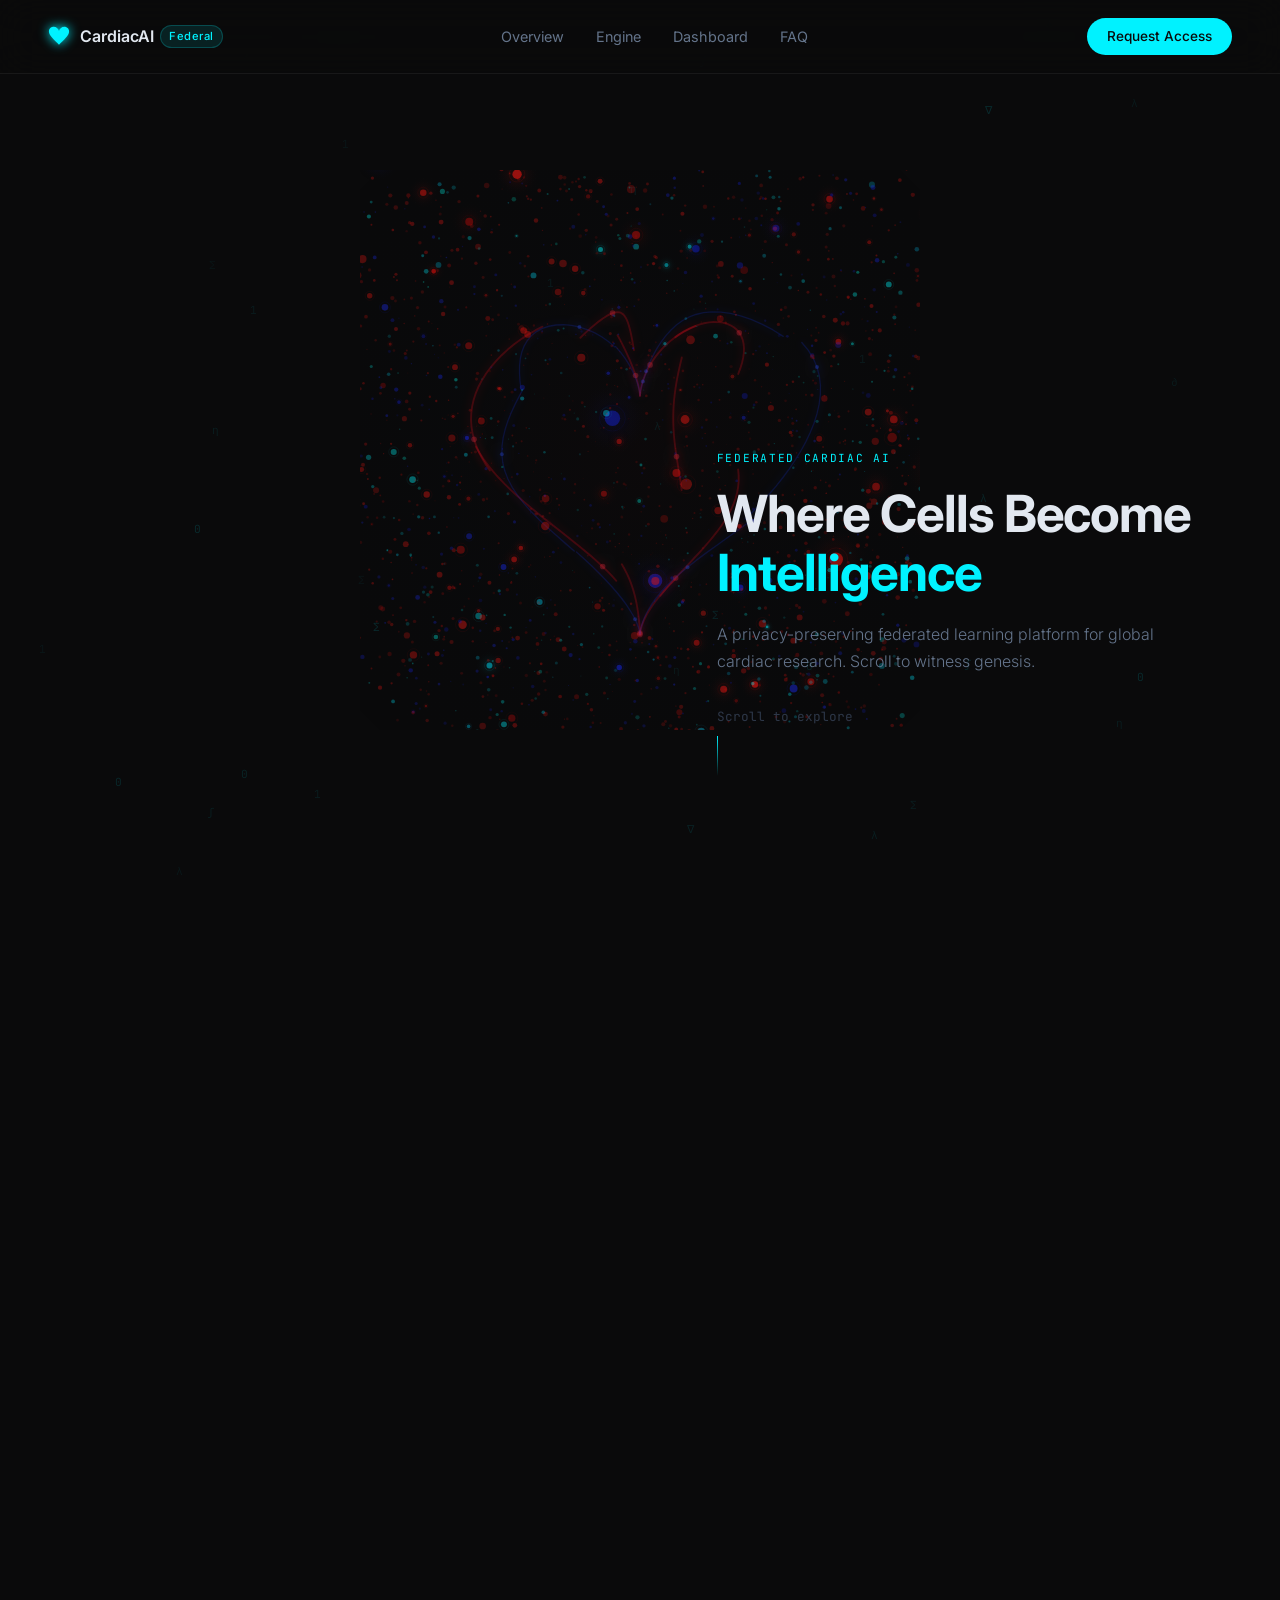
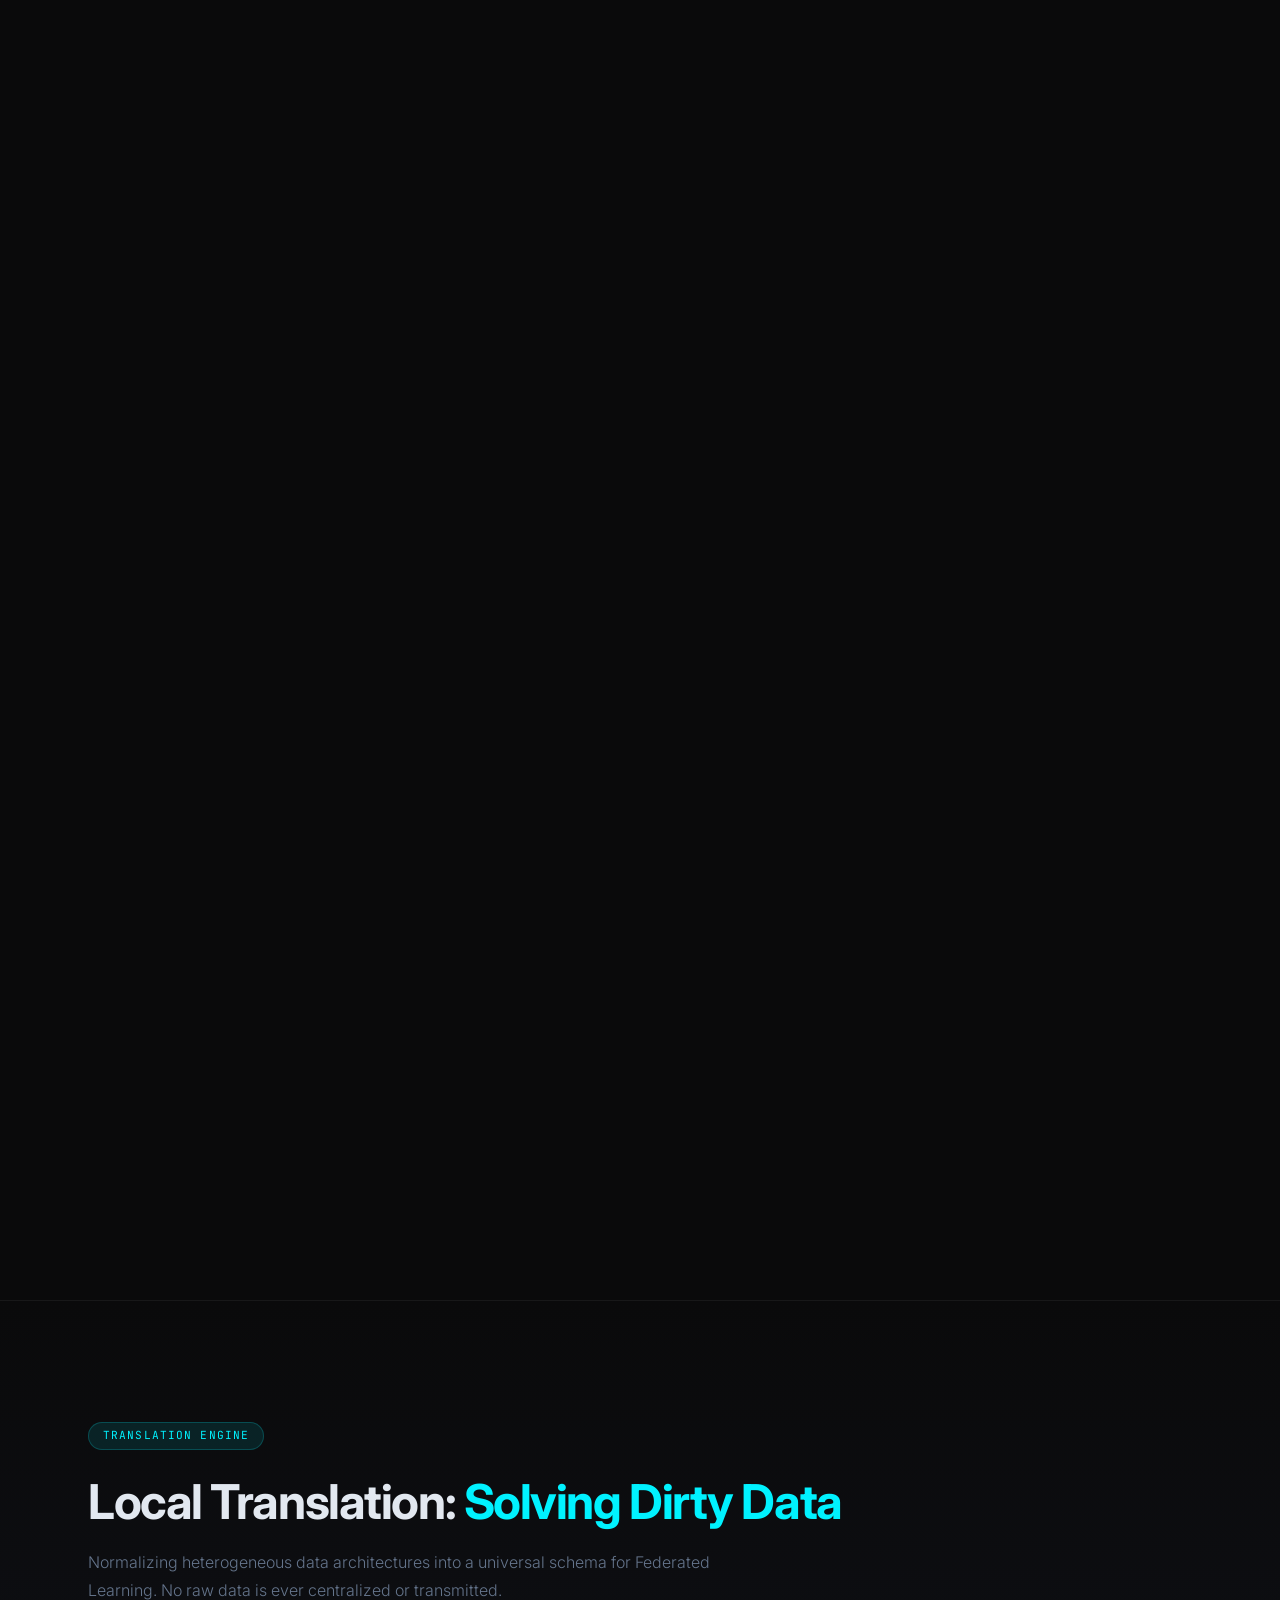
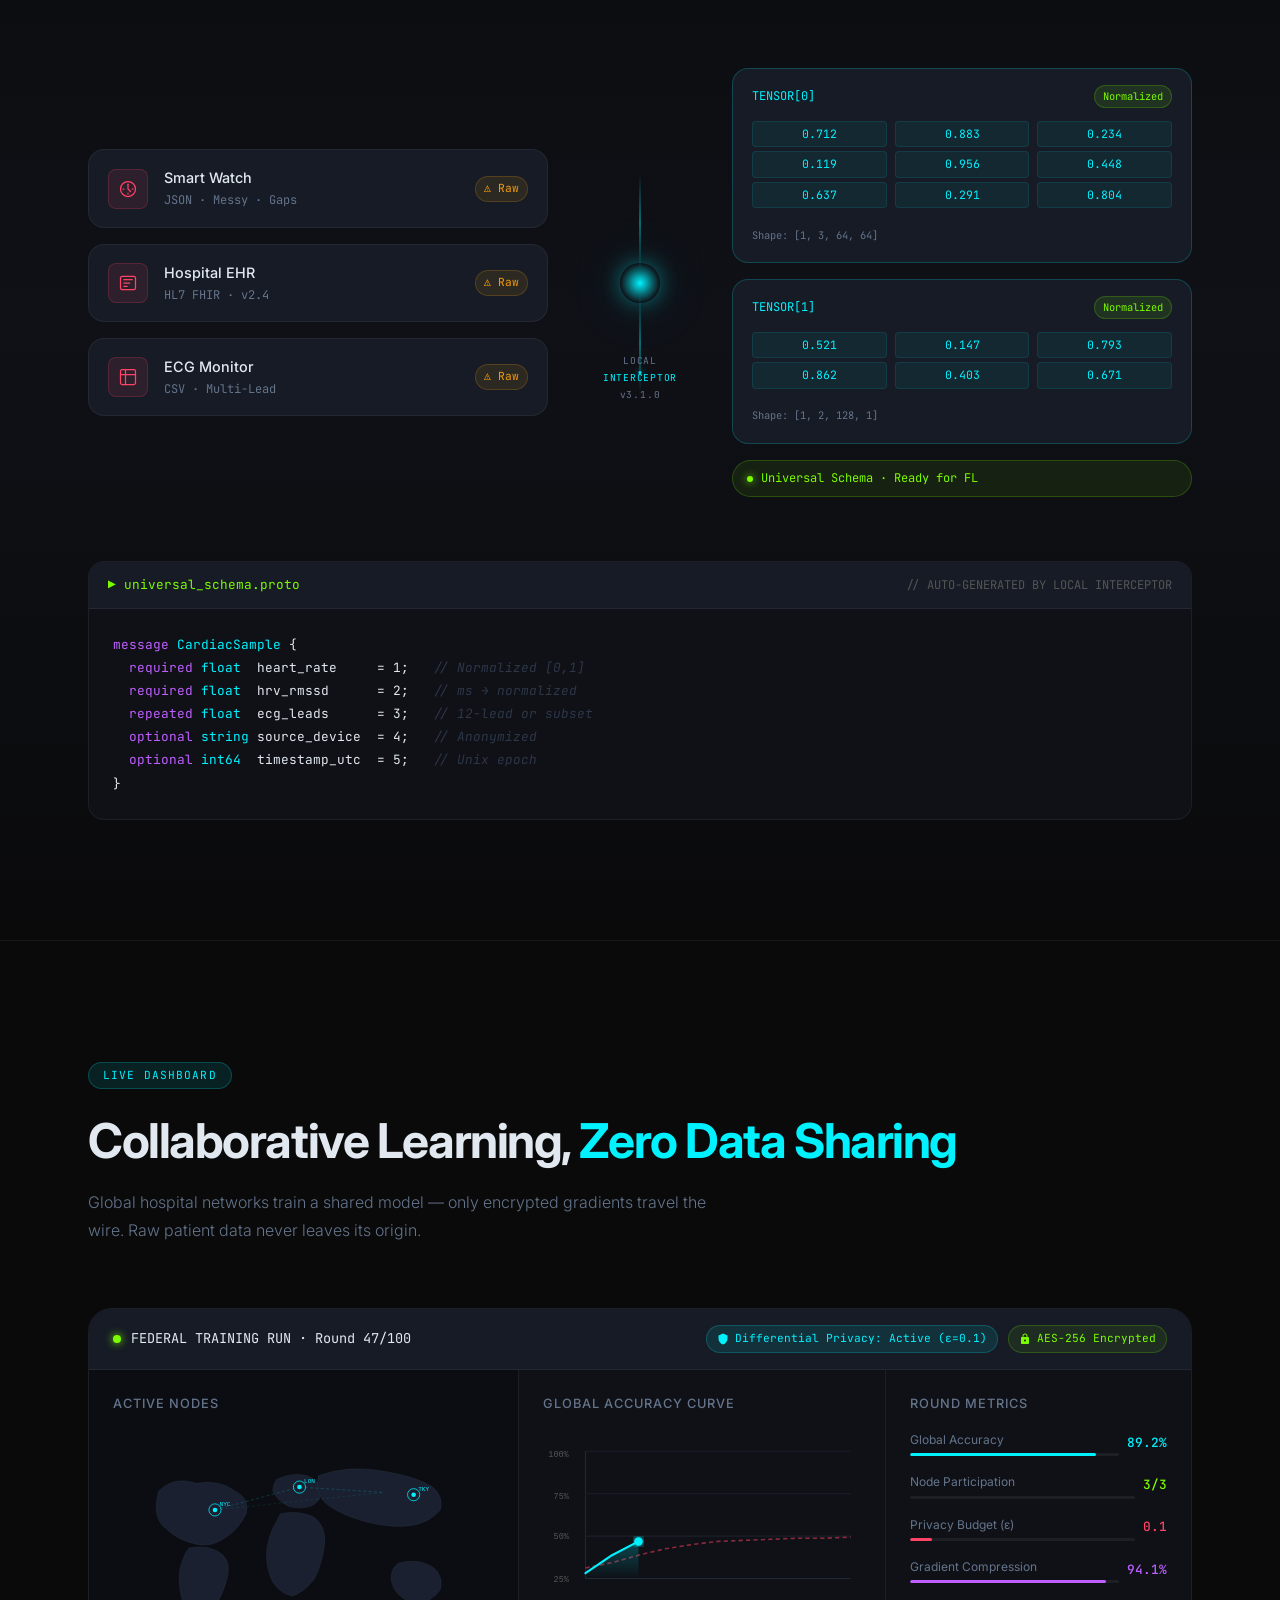
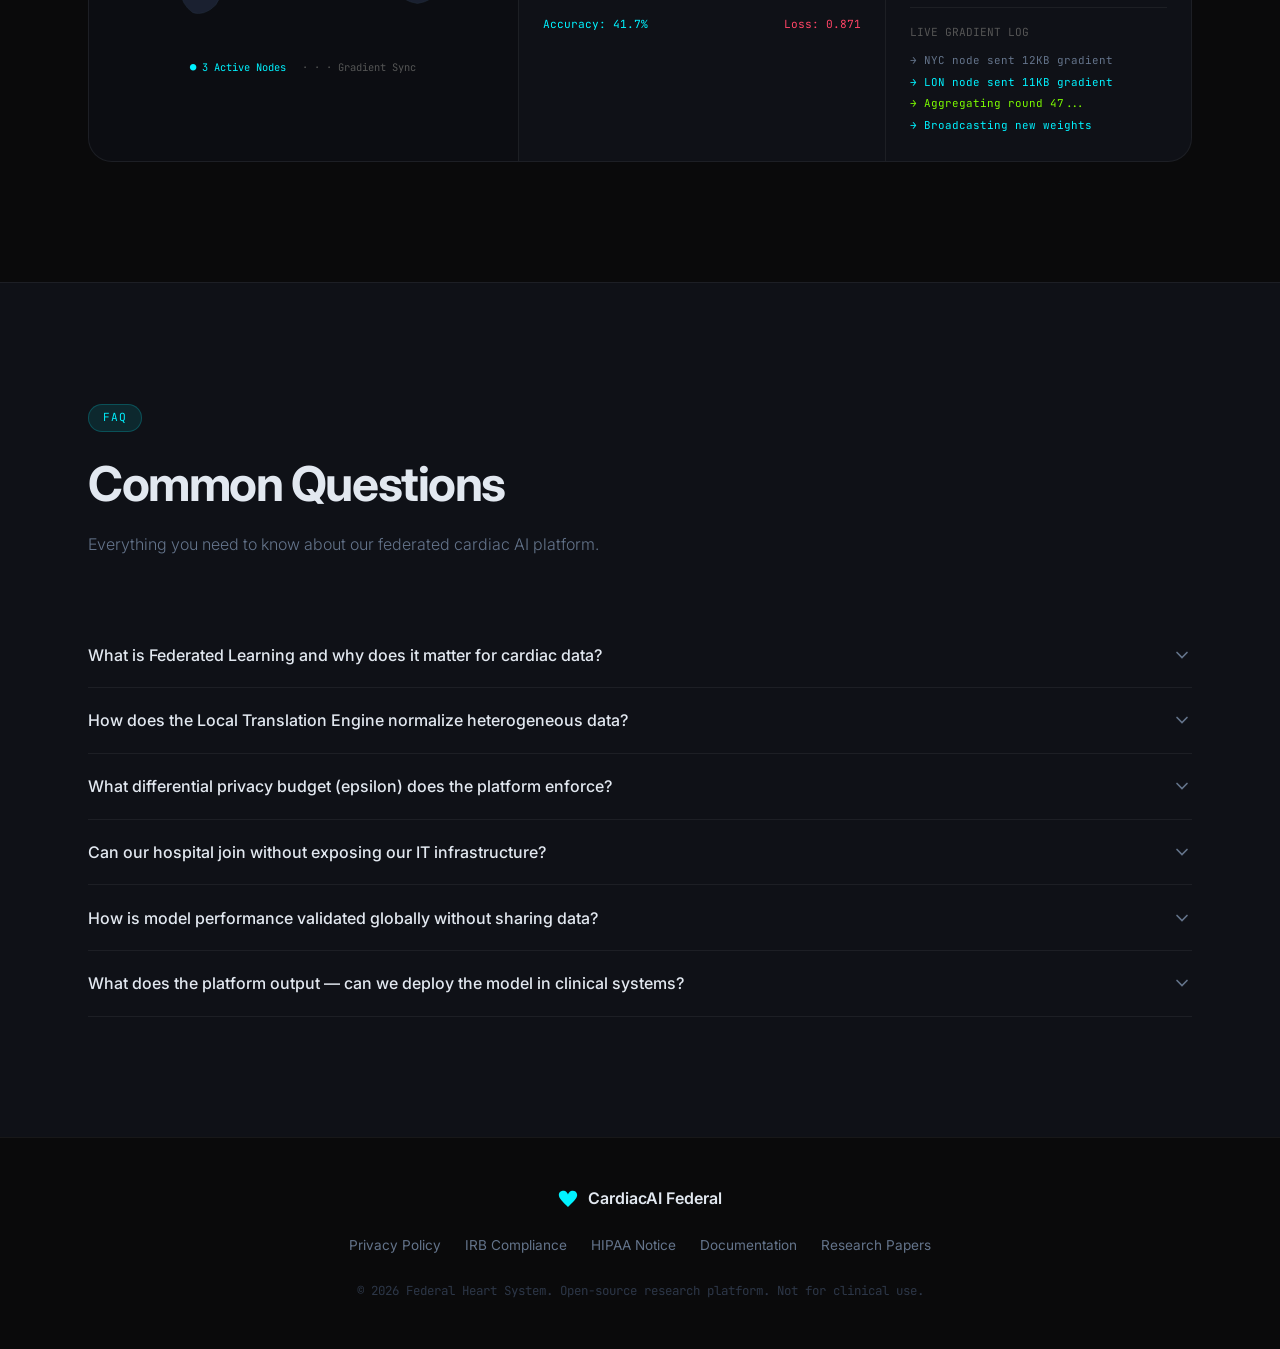
<file: frontend/index.html>
<!DOCTYPE html>
<html lang="en">
<head>
    <meta charset="UTF-8">
    <meta name="viewport" content="width=device-width, initial-scale=1.0">
    <title>Federated Cardiac AI — Owkin-Inspired Research Platform</title>
    <meta name="description" content="A next-generation federated learning platform for cardiac research, enabling privacy-preserving AI across global hospital networks.">
    <link rel="preconnect" href="https://fonts.googleapis.com">
    <link rel="preconnect" href="https://fonts.gstatic.com" crossorigin>
    <link href="https://fonts.googleapis.com/css2?family=Inter:wght@300;400;500;600;700&family=JetBrains+Mono:wght@400;500&display=swap" rel="stylesheet">
    <link rel="stylesheet" href="style.css">
</head>
<body>

    <!-- ===== NAVIGATION ===== -->
    <nav class="nav" id="navbar">
        <div class="nav__brand">
            <svg class="nav__logo-icon" viewBox="0 0 24 24" fill="none">
                <path d="M12 21.593c-5.63-5.539-11-10.297-11-14.402 0-3.791 3.068-5.191 5.281-5.191 1.312 0 4.151.501 5.719 4.457 1.59-3.968 4.464-4.447 5.726-4.447 2.54 0 5.274 1.621 5.274 5.181 0 4.069-5.136 8.625-11 14.402z" fill="currentColor"/>
            </svg>
            <span class="nav__brand-name">CardiacAI <span class="nav__brand-tag">Federal</span></span>
        </div>
        <ul class="nav__links">
            <li><a href="#hero" class="nav__link">Overview</a></li>
            <li><a href="#translation" class="nav__link">Engine</a></li>
            <li><a href="#dashboard" class="nav__link">Dashboard</a></li>
            <li><a href="#faq" class="nav__link">FAQ</a></li>
        </ul>
        <a href="request-access.html" class="nav__cta btn btn--glow">Request Access</a>
    </nav>

    <!-- ===== PHASE 1: HERO & GENESIS (Sticky Container) ===== -->
    <section id="hero" class="hero-scroll-track" aria-label="Heart Genesis Animation">

        <!-- Sticky canvas that stays fixed while user scrolls -->
        <div class="sticky-heart-container">
            <!-- Canvas for the 3D heart cell animation -->
            <canvas id="heartCanvas" aria-label="3D Heart Genesis Animation"></canvas>

            <!-- Overlaid scroll progress text labels -->
            <div class="hero-text-overlay" id="heroTextOverlay">
                <div class="hero-label label--phase-0" id="labelPhase0">
                    <span class="label__eyebrow">Federated Cardiac AI</span>
                    <h1 class="hero__headline">Where Cells Become <span class="accent">Intelligence</span></h1>
                    <p class="hero__sub">A privacy-preserving federated learning platform for global cardiac research. Scroll to witness genesis.</p>
                    <div class="hero__scroll-hint">
                        <span>Scroll to explore</span>
                        <div class="scroll-arrow"></div>
                    </div>
                </div>

                <div class="hero-label label--phase-1 hidden-label" id="labelPhase1">
                    <span class="label__eyebrow">Phase I · Noise Convergence</span>
                    <h2 class="phase__headline">Data Finds Its Form</h2>
                    <p class="phase__sub">Raw telemetry from 3,200+ devices converging into a singular computational node.</p>
                </div>

                <div class="hero-label label--phase-2 hidden-label" id="labelPhase2">
                    <span class="label__eyebrow">Phase II · Cellular Duplication</span>
                    <h2 class="phase__headline">Exponential Growth</h2>
                    <p class="phase__sub">One cell branches into the full topological map of the human heart — 4 billion data points.</p>
                </div>

                <div class="hero-label label--phase-3 hidden-label" id="labelPhase3">
                    <span class="label__eyebrow">Phase III · Vascular Network</span>
                    <h2 class="phase__headline">Arteries of Data</h2>
                    <p class="phase__sub">Arterial (oxygenated) and venous (deoxygenated) data streams rendered with femtosecond precision.</p>
                </div>

                <div class="hero-label label--phase-4 hidden-label" id="labelPhase4">
                    <span class="label__eyebrow">Phase IV · Living Organ</span>
                    <h2 class="phase__headline">A Heart That Thinks</h2>
                    <p class="phase__sub">The organ is complete. Federated gradients flow in real-time — no raw data ever leaves the node.</p>
                    <div class="pulse-badge">
                        <span class="pulse-dot"></span>
                        72 BPM · Federated Sync Active
                    </div>
                </div>
            </div>

            <!-- Floating binary noise overlay -->
            <div class="binary-rain" id="binaryRain" aria-hidden="true"></div>
        </div>

    </section>

    <!-- ===== PHASE 2: LOCAL TRANSLATION ENGINE ===== -->
    <section id="translation" class="section translation-section" aria-label="Local Translation Engine">
        <div class="section__container">
            <div class="section__badge reveal-item">Translation Engine</div>
            <h2 class="section__title reveal-item">Local Translation: <span class="accent">Solving Dirty Data</span></h2>
            <p class="section__sub reveal-item">
                Normalizing heterogeneous data architectures into a universal schema for Federated Learning.
                No raw data is ever centralized or transmitted.
            </p>

            <div class="translation-flow reveal-item" id="translationFlow">
                <!-- Left: Data Sources -->
                <div class="source-column">
                    <div class="source-card" data-delay="0">
                        <div class="source-card__icon">
                            <svg viewBox="0 0 24 24" fill="none">
                                <circle cx="12" cy="12" r="9" stroke="currentColor" stroke-width="1.5"/>
                                <path d="M12 7v5l3 3" stroke="currentColor" stroke-width="1.5" stroke-linecap="round"/>
                                <path d="M6 12h1M17 12h1M12 6v1M12 17v1" stroke="currentColor" stroke-width="1.5" stroke-linecap="round"/>
                            </svg>
                        </div>
                        <div class="source-card__info">
                            <span class="source-card__name">Smart Watch</span>
                            <span class="source-card__format">JSON · Messy · Gaps</span>
                        </div>
                        <div class="source-card__status status--warn">⚠ Raw</div>
                    </div>
                    <div class="source-card" data-delay="150">
                        <div class="source-card__icon">
                            <svg viewBox="0 0 24 24" fill="none">
                                <rect x="3" y="4" width="18" height="16" rx="2" stroke="currentColor" stroke-width="1.5"/>
                                <path d="M7 8h10M7 12h7M7 16h4" stroke="currentColor" stroke-width="1.5" stroke-linecap="round"/>
                            </svg>
                        </div>
                        <div class="source-card__info">
                            <span class="source-card__name">Hospital EHR</span>
                            <span class="source-card__format">HL7 FHIR · v2.4</span>
                        </div>
                        <div class="source-card__status status--warn">⚠ Raw</div>
                    </div>
                    <div class="source-card" data-delay="300">
                        <div class="source-card__icon">
                            <svg viewBox="0 0 24 24" fill="none">
                                <path d="M9 3H5a2 2 0 0 0-2 2v4m6-6h10a2 2 0 0 1 2 2v4M9 3v18m0 0h10a2 2 0 0 0 2-2V9M9 21H5a2 2 0 0 1-2-2V9m0 0h18" stroke="currentColor" stroke-width="1.5" stroke-linecap="round"/>
                            </svg>
                        </div>
                        <div class="source-card__info">
                            <span class="source-card__name">ECG Monitor</span>
                            <span class="source-card__format">CSV · Multi-Lead</span>
                        </div>
                        <div class="source-card__status status--warn">⚠ Raw</div>
                    </div>
                </div>

                <!-- Center: Interceptor Pillar -->
                <div class="interceptor-pillar" id="interceptorPillar">
                    <div class="pillar__glow-core"></div>
                    <div class="pillar__beam beam--top"></div>
                    <div class="pillar__beam beam--bottom"></div>
                    <div class="pillar__label">
                        <span class="mono">LOCAL</span>
                        <span class="mono accent">INTERCEPTOR</span>
                        <span class="mono">v3.1.0</span>
                    </div>
                    <div class="pillar__particles" id="pillarParticles"></div>
                </div>

                <!-- Right: Tensor Outputs -->
                <div class="tensor-column">
                    <div class="tensor-card" data-delay="200">
                        <div class="tensor-card__header">
                            <span class="mono accent" style="font-size:0.75rem">TENSOR[0]</span>
                            <span class="tensor-card__badge">Normalized</span>
                        </div>
                        <div class="tensor-visual">
                            <div class="tensor-row">
                                <span class="tensor-val">0.712</span>
                                <span class="tensor-val">0.883</span>
                                <span class="tensor-val">0.234</span>
                            </div>
                            <div class="tensor-row">
                                <span class="tensor-val">0.119</span>
                                <span class="tensor-val">0.956</span>
                                <span class="tensor-val">0.448</span>
                            </div>
                            <div class="tensor-row">
                                <span class="tensor-val">0.637</span>
                                <span class="tensor-val">0.291</span>
                                <span class="tensor-val">0.804</span>
                            </div>
                        </div>
                        <span class="tensor-card__dim">Shape: [1, 3, 64, 64]</span>
                    </div>
                    <div class="tensor-card" data-delay="400">
                        <div class="tensor-card__header">
                            <span class="mono accent" style="font-size:0.75rem">TENSOR[1]</span>
                            <span class="tensor-card__badge">Normalized</span>
                        </div>
                        <div class="tensor-visual">
                            <div class="tensor-row">
                                <span class="tensor-val">0.521</span>
                                <span class="tensor-val">0.147</span>
                                <span class="tensor-val">0.793</span>
                            </div>
                            <div class="tensor-row">
                                <span class="tensor-val">0.862</span>
                                <span class="tensor-val">0.403</span>
                                <span class="tensor-val">0.671</span>
                            </div>
                        </div>
                        <span class="tensor-card__dim">Shape: [1, 2, 128, 1]</span>
                    </div>
                    <div class="status--clean-badge" data-delay="600">
                        <span class="clean-dot"></span>
                        Universal Schema · Ready for FL
                    </div>
                </div>
            </div>

            <!-- Schema definition -->
            <div class="schema-block reveal-item">
                <div class="schema-block__header">
                    <span class="mono" style="color:#7cfc00;font-size:0.8rem">▶ universal_schema.proto</span>
                    <span class="mono" style="color:#555;font-size:0.75rem">// AUTO-GENERATED BY LOCAL INTERCEPTOR</span>
                </div>
<pre class="schema-code mono"><span class="code-kw">message</span> <span class="code-type">CardiacSample</span> {
  <span class="code-kw">required</span> <span class="code-type">float</span>  heart_rate     = 1;   <span class="code-comment">// Normalized [0,1]</span>
  <span class="code-kw">required</span> <span class="code-type">float</span>  hrv_rmssd      = 2;   <span class="code-comment">// ms → normalized</span>
  <span class="code-kw">repeated</span> <span class="code-type">float</span>  ecg_leads      = 3;   <span class="code-comment">// 12-lead or subset</span>
  <span class="code-kw">optional</span> <span class="code-type">string</span> source_device  = 4;   <span class="code-comment">// Anonymized</span>
  <span class="code-kw">optional</span> <span class="code-type">int64</span>  timestamp_utc  = 5;   <span class="code-comment">// Unix epoch</span>
}</pre>
            </div>
        </div>
    </section>

    <!-- ===== PHASE 3: COLLABORATIVE DASHBOARD ===== -->
    <section id="dashboard" class="section dashboard-section" aria-label="Collaborative Dashboard">
        <div class="section__container">
            <div class="section__badge reveal-item">Live Dashboard</div>
            <h2 class="section__title reveal-item">Collaborative Learning, <span class="accent">Zero Data Sharing</span></h2>
            <p class="section__sub reveal-item">
                Global hospital networks train a shared model — only encrypted gradients travel the wire.
                Raw patient data never leaves its origin.
            </p>

            <div class="dashboard-card reveal-item" id="dashboardCard">

                <!-- Dashboard Header Row -->
                <div class="dashboard-topbar">
                    <div class="dashboard-topbar__title">
                        <span class="status-dot status-dot--live"></span>
                        <span class="mono" style="font-size:0.85rem">FEDERAL TRAINING RUN · Round 47/100</span>
                    </div>
                    <div class="dashboard-topbar__badges">
                        <div class="privacy-badge">
                            <svg width="12" height="12" viewBox="0 0 24 24" fill="currentColor">
                                <path d="M12 1L3 5v6c0 5.55 3.84 10.74 9 12 5.16-1.26 9-6.45 9-12V5L12 1z"/>
                            </svg>
                            Differential Privacy: Active (ε=0.1)
                        </div>
                        <div class="privacy-badge privacy-badge--sec">
                            <svg width="12" height="12" viewBox="0 0 24 24" fill="currentColor">
                                <path d="M18 8h-1V6c0-2.76-2.24-5-5-5S7 3.24 7 6v2H6c-1.1 0-2 .9-2 2v10c0 1.1.9 2 2 2h12c1.1 0 2-.9 2-2V10c0-1.1-.9-2-2-2zm-6 9c-1.1 0-2-.9-2-2s.9-2 2-2 2 .9 2 2-.9 2-2 2zm3.1-9H8.9V6c0-1.71 1.39-3.1 3.1-3.1 1.71 0 3.1 1.39 3.1 3.1v2z"/>
                            </svg>
                            AES-256 Encrypted
                        </div>
                    </div>
                </div>

                <!-- Dashboard 3-column layout -->
                <div class="dashboard-grid">

                    <!-- World Map Column -->
                    <div class="dashboard-panel panel--map">
                        <h3 class="panel__title">Active Nodes</h3>
                        <div class="world-map" id="worldMap">
                            <svg class="world-map__svg" viewBox="0 0 500 280" fill="none" xmlns="http://www.w3.org/2000/svg">
                                <!-- Simplified world map paths -->
                                <!-- North America -->
                                <path d="M60 80 Q80 60 110 70 Q140 65 160 80 Q180 90 175 110 Q165 130 150 140 Q130 155 110 150 Q85 145 70 130 Q50 115 60 80Z" fill="#1a2030" stroke="#2a3545" stroke-width="0.5"/>
                                <!-- South America -->
                                <path d="M100 155 Q130 150 145 165 Q155 175 150 195 Q145 215 135 230 Q120 245 105 240 Q90 230 88 210 Q85 190 90 175 Q95 160 100 155Z" fill="#1a2030" stroke="#2a3545" stroke-width="0.5"/>
                                <!-- Europe -->
                                <path d="M215 65 Q235 55 255 60 Q270 65 275 80 Q272 95 260 100 Q245 105 230 100 Q215 92 210 80 Q210 72 215 65Z" fill="#1a2030" stroke="#2a3545" stroke-width="0.5"/>
                                <!-- Africa -->
                                <path d="M220 110 Q245 105 265 115 Q280 128 278 150 Q275 175 265 195 Q250 215 235 218 Q220 215 210 200 Q200 180 202 158 Q205 135 215 120 Q218 114 220 110Z" fill="#1a2030" stroke="#2a3545" stroke-width="0.5"/>
                                <!-- Asia -->
                                <path d="M270 60 Q310 45 360 55 Q400 62 420 75 Q435 88 430 105 Q418 120 395 125 Q365 130 330 120 Q295 110 278 95 Q265 80 270 60Z" fill="#1a2030" stroke="#2a3545" stroke-width="0.5"/>
                                <!-- Australia -->
                                <path d="M375 175 Q400 168 420 180 Q435 192 430 210 Q420 225 400 228 Q380 225 370 210 Q362 195 368 183 Q372 177 375 175Z" fill="#1a2030" stroke="#2a3545" stroke-width="0.5"/>
                                <!-- Connection lines -->
                                <line class="map-connection" x1="134" y1="105" x2="245" y2="75" stroke="#00f2ff" stroke-width="0.6" stroke-dasharray="4,3" opacity="0.4"/>
                                <line class="map-connection" x1="245" y1="75" x2="355" y2="82" stroke="#00f2ff" stroke-width="0.6" stroke-dasharray="4,3" opacity="0.4"/>
                                <line class="map-connection" x1="134" y1="105" x2="355" y2="82" stroke="#00f2ff" stroke-width="0.6" stroke-dasharray="4,3" opacity="0.2"/>
                                <!-- City Pulse Dots -->
                                <!-- NYC -->
                                <circle class="map-pulse-outer" cx="134" cy="105" r="8" fill="none" stroke="#00f2ff" stroke-width="1"/>
                                <circle class="map-pulse-inner" cx="134" cy="105" r="3" fill="#00f2ff"/>
                                <text x="140" y="100" fill="#00f2ff" font-size="8" font-family="monospace">NYC</text>
                                <!-- London -->
                                <circle class="map-pulse-outer" cx="245" cy="75" r="8" fill="none" stroke="#00f2ff" stroke-width="1" style="animation-delay:0.5s"/>
                                <circle class="map-pulse-inner" cx="245" cy="75" r="3" fill="#00f2ff"/>
                                <text x="251" y="70" fill="#00f2ff" font-size="8" font-family="monospace">LON</text>
                                <!-- Tokyo -->
                                <circle class="map-pulse-outer" cx="395" cy="85" r="8" fill="none" stroke="#00f2ff" stroke-width="1" style="animation-delay:1s"/>
                                <circle class="map-pulse-inner" cx="395" cy="85" r="3" fill="#00f2ff"/>
                                <text x="401" y="80" fill="#00f2ff" font-size="8" font-family="monospace">TKY</text>
                            </svg>
                            <div class="map-legend">
                                <span class="mono" style="font-size:0.65rem;color:#00f2ff">● 3 Active Nodes</span>
                                <span class="mono" style="font-size:0.65rem;color:#555">· · · Gradient Sync</span>
                            </div>
                        </div>
                    </div>

                    <!-- Training Graph Column -->
                    <div class="dashboard-panel panel--graph">
                        <h3 class="panel__title">Global Accuracy Curve</h3>
                        <div class="training-graph" id="trainingGraph">
                            <svg class="graph__svg" viewBox="0 0 300 160" xmlns="http://www.w3.org/2000/svg">
                                <!-- Grid lines -->
                                <line x1="40" y1="20" x2="40" y2="140" stroke="#1f2937" stroke-width="1"/>
                                <line x1="40" y1="140" x2="290" y2="140" stroke="#1f2937" stroke-width="1"/>
                                <!-- Y axis labels -->
                                <text x="5" y="25" fill="#555" font-size="8" font-family="monospace">100%</text>
                                <text x="10" y="65" fill="#555" font-size="8" font-family="monospace">75%</text>
                                <text x="10" y="103" fill="#555" font-size="8" font-family="monospace">50%</text>
                                <text x="10" y="143" fill="#555" font-size="8" font-family="monospace">25%</text>
                                <!-- Grid horizontals -->
                                <line x1="40" y1="20" x2="290" y2="20" stroke="#1a1f2b" stroke-width="1"/>
                                <line x1="40" y1="60" x2="290" y2="60" stroke="#1a1f2b" stroke-width="1"/>
                                <line x1="40" y1="100" x2="290" y2="100" stroke="#1a1f2b" stroke-width="1"/>
                                <!-- Baseline loss curve (red, fading) -->
                                <polyline class="graph__line graph__line--loss"
                                    points="40,130 65,125 90,118 115,112 140,108 165,105 190,104 215,103 240,102 265,102 290,101"
                                    fill="none" stroke="#ff4466" stroke-width="1.5" stroke-dasharray="4,3" opacity="0.5"/>
                                <!-- Main accuracy polyline - drawn by JS animation -->
                                <polyline id="accCurve"
                                    points="40,135"
                                    fill="none" stroke="#00f2ff" stroke-width="2" stroke-linecap="round" stroke-linejoin="round"/>
                                <!-- Area fill under accuracy curve -->
                                <defs>
                                    <linearGradient id="accGrad" x1="0" y1="0" x2="0" y2="1">
                                        <stop offset="0%" stop-color="#00f2ff" stop-opacity="0.25"/>
                                        <stop offset="100%" stop-color="#00f2ff" stop-opacity="0"/>
                                    </linearGradient>
                                </defs>
                                <polygon id="accArea" points="40,140 40,135 40,140" fill="url(#accGrad)"/>
                                <!-- Current position dot -->
                                <circle id="graphDot" cx="40" cy="135" r="4" fill="#00f2ff" filter="url(#dotGlow)"/>
                                <defs>
                                    <filter id="dotGlow">
                                        <feGaussianBlur stdDeviation="3" result="coloredBlur"/>
                                        <feMerge><feMergeNode in="coloredBlur"/><feMergeNode in="SourceGraphic"/></feMerge>
                                    </filter>
                                </defs>
                            </svg>
                            <div class="graph-meta">
                                <span class="mono" style="font-size:0.7rem;color:#00f2ff" id="accLabel">Accuracy: 12.4%</span>
                                <span class="mono" style="font-size:0.7rem;color:#ff4466">Loss: 0.871</span>
                            </div>
                        </div>
                    </div>

                    <!-- Stats Column -->
                    <div class="dashboard-panel panel--stats">
                        <h3 class="panel__title">Round Metrics</h3>
                        <div class="stat-rows">
                            <div class="stat-row">
                                <span class="stat-row__label">Global Accuracy</span>
                                <div class="stat-row__bar-track">
                                    <div class="stat-row__bar" data-pct="89" style="--pct:89%"></div>
                                </div>
                                <span class="stat-row__val accent">89.2%</span>
                            </div>
                            <div class="stat-row">
                                <span class="stat-row__label">Node Participation</span>
                                <div class="stat-row__bar-track">
                                    <div class="stat-row__bar" data-pct="100" style="--pct:100%;background:#7cfc00"></div>
                                </div>
                                <span class="stat-row__val" style="color:#7cfc00">3/3</span>
                            </div>
                            <div class="stat-row">
                                <span class="stat-row__label">Privacy Budget (ε)</span>
                                <div class="stat-row__bar-track">
                                    <div class="stat-row__bar" data-pct="10" style="--pct:10%;background:#ff4466"></div>
                                </div>
                                <span class="stat-row__val" style="color:#ff4466">0.1</span>
                            </div>
                            <div class="stat-row">
                                <span class="stat-row__label">Gradient Compression</span>
                                <div class="stat-row__bar-track">
                                    <div class="stat-row__bar" data-pct="94" style="--pct:94%;background:#bf5fff"></div>
                                </div>
                                <span class="stat-row__val" style="color:#bf5fff">94.1%</span>
                            </div>
                        </div>

                        <div class="live-feed" id="liveFeed">
                            <div class="live-feed__header mono" style="font-size:0.7rem;color:#555;margin-bottom:0.5rem">LIVE GRADIENT LOG</div>
                            <div class="feed-line mono" id="feedLine1">→ NYC node sent 12KB gradient</div>
                            <div class="feed-line mono" id="feedLine2">→ LON node sent 11KB gradient</div>
                            <div class="feed-line mono" id="feedLine3">→ Aggregating round 47...</div>
                            <div class="feed-line mono" id="feedLine4">→ Broadcasting new weights</div>
                        </div>
                    </div>
                </div>
            </div>
        </div>
    </section>

    <!-- ===== PHASE 4: FAQS & FOOTER ===== -->
    <section id="faq" class="section faq-section" aria-label="Frequently Asked Questions">
        <div class="section__container">
            <div class="section__badge reveal-item">FAQ</div>
            <h2 class="section__title reveal-item">Common Questions</h2>
            <p class="section__sub reveal-item">Everything you need to know about our federated cardiac AI platform.</p>

            <div class="faq-list" id="faqList">
                <!-- FAQ items generated by JS -->
            </div>
        </div>
    </section>

    <footer class="footer" aria-label="Site Footer">
        <div class="footer__inner">
            <div class="footer__brand">
                <svg class="footer__logo" viewBox="0 0 24 24" fill="currentColor">
                    <path d="M12 21.593c-5.63-5.539-11-10.297-11-14.402 0-3.791 3.068-5.191 5.281-5.191 1.312 0 4.151.501 5.719 4.457 1.59-3.968 4.464-4.447 5.726-4.447 2.54 0 5.274 1.621 5.274 5.181 0 4.069-5.136 8.625-11 14.402z"/>
                </svg>
                <span>CardiacAI Federal</span>
            </div>
            <nav class="footer__links" aria-label="Footer navigation">
                <a href="#" class="footer__link">Privacy Policy</a>
                <a href="#" class="footer__link">IRB Compliance</a>
                <a href="#" class="footer__link">HIPAA Notice</a>
                <a href="#" class="footer__link">Documentation</a>
                <a href="#" class="footer__link">Research Papers</a>
            </nav>
            <p class="footer__copy">&copy; 2026 Federal Heart System. Open-source research platform. Not for clinical use.</p>
        </div>
    </footer>

    <script src="script.js" defer></script>
</body>
</html>
</file>
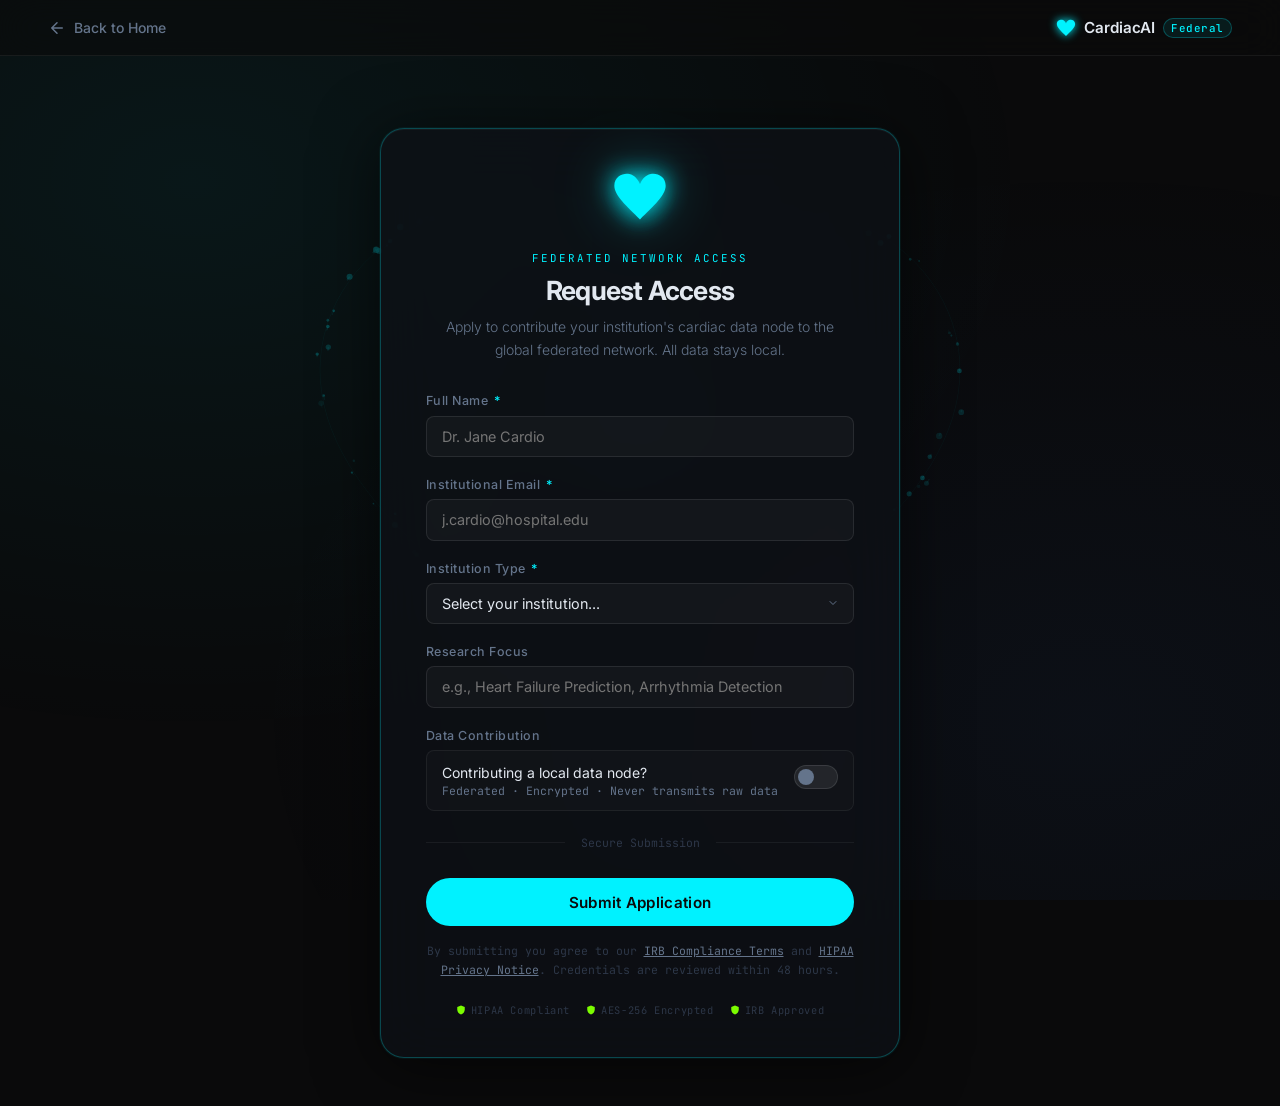
<file: frontend/request-access.html>
<!DOCTYPE html>
<html lang="en">
<head>
    <meta charset="UTF-8">
    <meta name="viewport" content="width=device-width, initial-scale=1.0">
    <title>Request Access — CardiacAI Federal</title>
    <meta name="description" content="Apply to join the Federated Cardiac AI network as a research institution or hospital node.">
    <link rel="preconnect" href="https://fonts.googleapis.com">
    <link rel="preconnect" href="https://fonts.gstatic.com" crossorigin>
    <link href="https://fonts.googleapis.com/css2?family=Inter:wght@300;400;500;600;700&family=JetBrains+Mono:wght@400;500&display=swap" rel="stylesheet">
    <style>
        /* ============================================================
           REQUEST ACCESS PAGE — CardiacAI Federal
           Dark clinical aesthetic · Glassmorphism · Cyan accent #00f2ff
        ============================================================ */

        :root {
            --bg:           #0a0a0b;
            --bg-2:         #0f1117;
            --bg-3:         #161b25;
            --border:       rgba(255,255,255,0.06);
            --border-glow:  rgba(0,242,255,0.25);
            --cyan:         #00f2ff;
            --cyan-dim:     rgba(0,242,255,0.08);
            --cyan-mid:     rgba(0,242,255,0.4);
            --red:          #ff4466;
            --text:         #e2e8f0;
            --text-muted:   #64748b;
            --text-faint:   #2d3748;
            --radius-sm:    8px;
            --radius-md:    16px;
            --radius-lg:    24px;
            --font-main:    'Inter', system-ui, sans-serif;
            --font-mono:    'JetBrains Mono', 'Courier New', monospace;
            --transition:   0.4s cubic-bezier(0.4,0,0.2,1);
            --glow-cyan:    0 0 20px rgba(0,242,255,0.4), 0 0 60px rgba(0,242,255,0.15);
        }

        *, *::before, *::after { box-sizing: border-box; margin: 0; padding: 0; }

        html { scroll-behavior: smooth; font-size: 16px; }

        body {
            font-family: var(--font-main);
            background: var(--bg);
            color: var(--text);
            min-height: 100vh;
            overflow-x: hidden;
            -webkit-font-smoothing: antialiased;
            position: relative;
            display: flex;
            flex-direction: column;
        }

        /* -------------------- BACKGROUND CANVAS -------------------- */
        #bgCanvas {
            position: fixed;
            top: 0; left: 0;
            width: 100%; height: 100%;
            z-index: 0;
            opacity: 0.55;
            pointer-events: none;
        }

        /* Subtle radial gradient overlay on top of bg */
        body::before {
            content: '';
            position: fixed;
            inset: 0;
            background:
                radial-gradient(ellipse at 15% 20%, rgba(0,242,255,0.06) 0%, transparent 55%),
                radial-gradient(ellipse at 85% 80%, rgba(59,130,246,0.05) 0%, transparent 55%);
            z-index: 0;
            pointer-events: none;
        }

        /* -------------------- TOP NAV BAR -------------------- */
        .top-bar {
            position: fixed;
            top: 0; left: 0; right: 0;
            z-index: 100;
            display: flex;
            align-items: center;
            padding: 1.1rem 3rem;
            background: rgba(10,10,11,0.6);
            backdrop-filter: blur(20px);
            -webkit-backdrop-filter: blur(20px);
            border-bottom: 1px solid var(--border);
        }

        .back-btn {
            display: inline-flex;
            align-items: center;
            gap: 8px;
            color: var(--text-muted);
            text-decoration: none;
            font-size: 0.875rem;
            font-weight: 500;
            transition: color var(--transition);
        }
        .back-btn:hover { color: var(--cyan); }
        .back-btn svg { width: 18px; height: 18px; flex-shrink: 0; transition: transform 0.2s; }
        .back-btn:hover svg { transform: translateX(-3px); }

        .top-bar__brand {
            display: flex;
            align-items: center;
            gap: 8px;
            margin-left: auto;
            font-weight: 600;
            font-size: 0.95rem;
            color: var(--text);
        }
        .top-bar__brand svg {
            width: 20px; height: 20px;
            color: var(--cyan);
            filter: drop-shadow(0 0 5px var(--cyan));
        }
        .brand-tag {
            font-size: 0.68rem;
            font-weight: 500;
            color: var(--cyan);
            background: var(--cyan-dim);
            border: 1px solid var(--border-glow);
            padding: 2px 7px;
            border-radius: 20px;
            letter-spacing: 0.05em;
            font-family: var(--font-mono);
        }

        /* -------------------- MAIN LAYOUT -------------------- */
        .page-body {
            position: relative;
            z-index: 1;
            min-height: 100vh;
            display: flex;
            align-items: center;
            justify-content: center;
            padding: 8rem 1.5rem 3rem;
        }

        /* -------------------- GLASS CARD -------------------- */
        .portal-card {
            width: 100%;
            max-width: 520px;
            background: rgba(15, 17, 23, 0.72);
            backdrop-filter: blur(28px);
            -webkit-backdrop-filter: blur(28px);
            border: 1px solid var(--border-glow);
            border-radius: var(--radius-lg);
            padding: 2.5rem 2.8rem;
            box-shadow:
                0 0 0 1px rgba(0,242,255,0.05),
                0 8px 64px rgba(0,0,0,0.6),
                inset 0 1px 0 rgba(255,255,255,0.04);
            animation: cardFadeIn 0.7s ease both;
        }
        @keyframes cardFadeIn {
            from { opacity: 0; transform: translateY(28px); }
            to   { opacity: 1; transform: translateY(0); }
        }

        /* -------------------- MINI HEART VISUAL -------------------- */
        .mini-heart-wrap {
            display: flex;
            justify-content: center;
            margin-bottom: 1.6rem;
        }
        .mini-heart {
            position: relative;
            width: 56px;
            height: 56px;
        }
        .mini-heart svg {
            width: 100%;
            height: 100%;
            color: var(--cyan);
            filter: drop-shadow(0 0 12px var(--cyan)) drop-shadow(0 0 28px rgba(0,242,255,0.3));
            animation: heartBeat 1.4s ease-in-out infinite;
        }
        .mini-heart::after {
            content: '';
            position: absolute;
            inset: -8px;
            border-radius: 50%;
            background: radial-gradient(circle, rgba(0,242,255,0.12), transparent 70%);
            animation: heartGlow 1.4s ease-in-out infinite;
        }
        @keyframes heartBeat {
            0%,100% { transform: scale(1); }
            15%      { transform: scale(1.18); }
            30%      { transform: scale(1); }
            45%      { transform: scale(1.1); }
            60%      { transform: scale(1); }
        }
        @keyframes heartGlow {
            0%,100% { opacity: 0.5; transform: scale(1); }
            15%      { opacity: 1;   transform: scale(1.3); }
            60%      { opacity: 0.5; transform: scale(1); }
        }

        /* -------------------- CARD HEADER -------------------- */
        .card__eyebrow {
            display: block;
            text-align: center;
            font-family: var(--font-mono);
            font-size: 0.68rem;
            color: var(--cyan);
            letter-spacing: 0.18em;
            text-transform: uppercase;
            margin-bottom: 0.6rem;
        }
        .card__title {
            text-align: center;
            font-size: 1.65rem;
            font-weight: 700;
            letter-spacing: -0.03em;
            line-height: 1.25;
            margin-bottom: 0.5rem;
        }
        .card__subtitle {
            text-align: center;
            font-size: 0.875rem;
            color: var(--text-muted);
            font-weight: 300;
            line-height: 1.65;
            margin-bottom: 2rem;
        }

        /* -------------------- FORM FIELDS -------------------- */
        .form-group {
            margin-bottom: 1.25rem;
            opacity: 0;
            transform: translateY(14px);
            animation: fieldFadeIn 0.5s ease forwards;
        }
        .form-group:nth-child(1) { animation-delay: 0.1s; }
        .form-group:nth-child(2) { animation-delay: 0.18s; }
        .form-group:nth-child(3) { animation-delay: 0.26s; }
        .form-group:nth-child(4) { animation-delay: 0.34s; }
        .form-group:nth-child(5) { animation-delay: 0.42s; }
        .form-group:nth-child(6) { animation-delay: 0.50s; }
        @keyframes fieldFadeIn {
            to { opacity: 1; transform: translateY(0); }
        }

        label {
            display: block;
            font-size: 0.78rem;
            font-weight: 500;
            color: var(--text-muted);
            margin-bottom: 0.45rem;
            letter-spacing: 0.04em;
        }
        label .required { color: var(--cyan); margin-left: 2px; }

        input[type="text"],
        input[type="email"],
        select,
        textarea {
            width: 100%;
            background: rgba(255,255,255,0.03);
            border: 1px solid rgba(255,255,255,0.09);
            border-radius: var(--radius-sm);
            color: var(--text);
            font-family: var(--font-main);
            font-size: 0.9rem;
            padding: 0.7rem 0.95rem;
            outline: none;
            transition: border-color var(--transition), box-shadow var(--transition), background var(--transition);
            appearance: none;
        }
        input:focus,
        select:focus,
        textarea:focus {
            border-color: rgba(0,242,255,0.45);
            background: rgba(0,242,255,0.03);
            box-shadow: 0 0 0 3px rgba(0,242,255,0.07);
        }
        input.invalid {
            border-color: rgba(255,68,102,0.5);
            box-shadow: 0 0 0 3px rgba(255,68,102,0.08);
        }
        .field-error {
            font-size: 0.72rem;
            color: var(--red);
            margin-top: 0.35rem;
            font-family: var(--font-mono);
            display: none;
        }
        .field-error.visible { display: block; }

        select {
            background-image: url("data:image/svg+xml,%3Csvg xmlns='http://www.w3.org/2000/svg' width='12' height='12' viewBox='0 0 24 24' fill='none' stroke='%2364748b' stroke-width='2' stroke-linecap='round'%3E%3Cpolyline points='6 9 12 15 18 9'/%3E%3C/svg%3E");
            background-repeat: no-repeat;
            background-position: right 0.9rem center;
            padding-right: 2.5rem;
            cursor: pointer;
        }
        select option { background: #0f1117; }

        textarea {
            resize: vertical;
            min-height: 80px;
        }

        /* -------------------- TOGGLE SWITCH -------------------- */
        .toggle-row {
            display: flex;
            align-items: center;
            justify-content: space-between;
            gap: 1rem;
            padding: 0.8rem 0.95rem;
            background: rgba(255,255,255,0.02);
            border: 1px solid rgba(255,255,255,0.06);
            border-radius: var(--radius-sm);
        }
        .toggle-label-text {
            font-size: 0.875rem;
            color: var(--text);
            font-weight: 400;
        }
        .toggle-label-sub {
            font-size: 0.72rem;
            color: var(--text-muted);
            margin-top: 2px;
            font-family: var(--font-mono);
        }
        .toggle-switch {
            position: relative;
            width: 44px;
            height: 24px;
            flex-shrink: 0;
        }
        .toggle-switch input {
            opacity: 0;
            width: 0;
            height: 0;
            position: absolute;
        }
        .toggle-track {
            position: absolute;
            inset: 0;
            border-radius: 24px;
            background: rgba(255,255,255,0.08);
            border: 1px solid rgba(255,255,255,0.1);
            cursor: pointer;
            transition: background 0.3s, border-color 0.3s, box-shadow 0.3s;
        }
        .toggle-track::after {
            content: '';
            position: absolute;
            top: 3px; left: 3px;
            width: 16px; height: 16px;
            border-radius: 50%;
            background: var(--text-muted);
            transition: transform 0.3s, background 0.3s;
        }
        .toggle-switch input:checked + .toggle-track {
            background: var(--cyan-dim);
            border-color: var(--border-glow);
            box-shadow: 0 0 10px rgba(0,242,255,0.2);
        }
        .toggle-switch input:checked + .toggle-track::after {
            transform: translateX(20px);
            background: var(--cyan);
        }

        /* -------------------- SUBMIT BUTTON -------------------- */
        .btn-submit-wrap {
            margin-top: 1.75rem;
            opacity: 0;
            animation: fieldFadeIn 0.5s ease 0.58s forwards;
        }
        .btn-submit {
            width: 100%;
            padding: 0.9rem;
            border-radius: 40px;
            border: none;
            background: var(--cyan);
            color: #0a0a0b;
            font-family: var(--font-main);
            font-size: 0.95rem;
            font-weight: 600;
            letter-spacing: 0.02em;
            cursor: pointer;
            position: relative;
            overflow: hidden;
            transition: box-shadow var(--transition), transform 0.2s;
        }
        .btn-submit::before {
            content: '';
            position: absolute;
            inset: -2px;
            border-radius: 40px;
            background: transparent;
            border: 2px solid rgba(0,242,255,0);
            transition: border-color 0.3s, box-shadow 0.3s;
        }
        .btn-submit:hover {
            box-shadow: var(--glow-cyan), 0 0 60px rgba(0,242,255,0.25);
            transform: translateY(-1px);
        }
        .btn-submit:hover::before {
            border-color: rgba(0,242,255,0.35);
            box-shadow: 0 0 24px rgba(0,242,255,0.15);
        }
        .btn-submit:active { transform: translateY(0); }

        /* pulse ring on hover */
        .btn-submit::after {
            content: '';
            position: absolute;
            inset: 0;
            border-radius: 40px;
            background: rgba(255,255,255,0.15);
            opacity: 0;
            transition: opacity 0.2s;
        }
        .btn-submit:hover::after { opacity: 1; animation: btnPulse 1s ease-out infinite; }
        @keyframes btnPulse {
            0%   { transform: scale(1);   opacity: 0.15; }
            100% { transform: scale(1.06); opacity: 0; }
        }

        /* -------------------- TERMS LINE -------------------- */
        .terms-note {
            margin-top: 1rem;
            text-align: center;
            font-size: 0.72rem;
            color: var(--text-faint);
            font-family: var(--font-mono);
            line-height: 1.6;
        }
        .terms-note a { color: var(--text-muted); }
        .terms-note a:hover { color: var(--cyan); }

        /* -------------------- SUCCESS STATE -------------------- */
        .success-state {
            display: none;
            flex-direction: column;
            align-items: center;
            text-align: center;
            padding: 1rem 0;
            animation: cardFadeIn 0.7s ease both;
        }
        .success-state.visible { display: flex; }
        .success-icon {
            width: 72px; height: 72px;
            border-radius: 50%;
            background: rgba(0,242,255,0.08);
            border: 2px solid var(--border-glow);
            display: flex;
            align-items: center;
            justify-content: center;
            margin-bottom: 1.5rem;
            position: relative;
            box-shadow: 0 0 30px rgba(0,242,255,0.2);
        }
        .success-icon svg { width: 32px; height: 32px; color: var(--cyan); }
        .success-icon::after {
            content: '';
            position: absolute;
            inset: -8px;
            border-radius: 50%;
            border: 1px solid rgba(0,242,255,0.15);
            animation: successRing 2s ease-out infinite;
        }
        @keyframes successRing {
            0%   { transform: scale(1);   opacity: 0.8; }
            100% { transform: scale(1.5); opacity: 0; }
        }
        .success-eyebrow {
            font-family: var(--font-mono);
            font-size: 0.68rem;
            color: var(--cyan);
            letter-spacing: 0.18em;
            text-transform: uppercase;
            margin-bottom: 0.75rem;
        }
        .success-title {
            font-size: 1.4rem;
            font-weight: 700;
            letter-spacing: -0.025em;
            margin-bottom: 0.75rem;
        }
        .success-body {
            font-size: 0.9rem;
            color: var(--text-muted);
            line-height: 1.7;
            font-weight: 300;
            max-width: 340px;
        }
        .success-id {
            margin-top: 1.5rem;
            font-family: var(--font-mono);
            font-size: 0.72rem;
            color: var(--text-faint);
            background: rgba(0,242,255,0.04);
            border: 1px solid rgba(0,242,255,0.1);
            border-radius: var(--radius-sm);
            padding: 0.5rem 1rem;
        }
        .success-id span { color: var(--cyan); }
        .btn-home {
            display: inline-flex;
            align-items: center;
            gap: 8px;
            margin-top: 2rem;
            padding: 0.75rem 2rem;
            border-radius: 40px;
            border: 1px solid var(--border-glow);
            background: var(--cyan-dim);
            color: var(--cyan);
            font-family: var(--font-main);
            font-size: 0.875rem;
            font-weight: 500;
            cursor: pointer;
            text-decoration: none;
            transition: box-shadow var(--transition), background var(--transition);
        }
        .btn-home:hover {
            background: rgba(0,242,255,0.12);
            box-shadow: var(--glow-cyan);
        }
        /* Dashboard CTA button (filled) */
        .btn-dashboard {
            display: inline-flex;
            align-items: center;
            gap: 8px;
            margin-top: 0.75rem;
            padding: 0.75rem 2rem;
            border-radius: 40px;
            border: none;
            background: var(--cyan);
            color: #0a0a0b;
            font-family: var(--font-main);
            font-size: 0.875rem;
            font-weight: 600;
            cursor: pointer;
            text-decoration: none;
            width: 100%;
            justify-content: center;
            transition: box-shadow var(--transition), transform 0.2s;
        }
        .btn-dashboard:hover {
            box-shadow: var(--glow-cyan);
            transform: translateY(-1px);
        }
        /* Page-exit fade/slide */
        body.page-exit {
            animation: pageExit 0.45s ease forwards;
        }
        @keyframes pageExit {
            from { opacity: 1; transform: translateY(0); }
            to   { opacity: 0; transform: translateY(-18px); }
        }

        /* -------------------- DIVIDER -------------------- */
        .divider {
            display: flex;
            align-items: center;
            gap: 1rem;
            margin: 1.5rem 0;
            color: var(--text-faint);
            font-size: 0.72rem;
            font-family: var(--font-mono);
        }
        .divider::before, .divider::after {
            content: '';
            flex: 1;
            height: 1px;
            background: var(--border);
        }

        /* -------------------- SECURITY BADGES -------------------- */
        .security-badges {
            display: flex;
            align-items: center;
            justify-content: center;
            gap: 1rem;
            margin-top: 1.5rem;
            flex-wrap: wrap;
            opacity: 0;
            animation: fieldFadeIn 0.5s ease 0.65s forwards;
        }
        .sec-badge {
            display: inline-flex;
            align-items: center;
            gap: 5px;
            font-family: var(--font-mono);
            font-size: 0.65rem;
            color: var(--text-faint);
            letter-spacing: 0.06em;
        }
        .sec-badge svg { width: 10px; height: 10px; color: #7cfc00; }

        /* -------------------- RESPONSIVE -------------------- */
        @media (max-width: 600px) {
            .top-bar { padding: 1rem 1.2rem; }
            .top-bar__brand { display: none; }
            .portal-card { padding: 2rem 1.5rem; }
            .card__title { font-size: 1.4rem; }
        }
    </style>
</head>
<body>

    <!-- === BACKGROUND: Pulsing Heart Canvas === -->
    <canvas id="bgCanvas"></canvas>

    <!-- === TOP NAV BAR === -->
    <div class="top-bar">
        <a href="index.html" class="back-btn" aria-label="Back to Home">
            <svg viewBox="0 0 24 24" fill="none" stroke="currentColor" stroke-width="2" stroke-linecap="round" stroke-linejoin="round">
                <path d="M19 12H5M12 5l-7 7 7 7"/>
            </svg>
            Back to Home
        </a>
        <div class="top-bar__brand">
            <svg viewBox="0 0 24 24" fill="currentColor">
                <path d="M12 21.593c-5.63-5.539-11-10.297-11-14.402 0-3.791 3.068-5.191 5.281-5.191 1.312 0 4.151.501 5.719 4.457 1.59-3.968 4.464-4.447 5.726-4.447 2.54 0 5.274 1.621 5.274 5.181 0 4.069-5.136 8.625-11 14.402z"/>
            </svg>
            CardiacAI
            <span class="brand-tag">Federal</span>
        </div>
    </div>

    <!-- === MAIN PAGE CONTENT === -->
    <main class="page-body">
        <div class="portal-card" role="main">

            <!-- Mini heart brand icon -->
            <div class="mini-heart-wrap" aria-hidden="true">
                <div class="mini-heart">
                    <svg viewBox="0 0 24 24" fill="currentColor">
                        <path d="M12 21.593c-5.63-5.539-11-10.297-11-14.402 0-3.791 3.068-5.191 5.281-5.191 1.312 0 4.151.501 5.719 4.457 1.59-3.968 4.464-4.447 5.726-4.447 2.54 0 5.274 1.621 5.274 5.181 0 4.069-5.136 8.625-11 14.402z"/>
                    </svg>
                </div>
            </div>

            <!-- Card header -->
            <span class="card__eyebrow">Federated Network Access</span>
            <h1 class="card__title">Request Access</h1>
            <p class="card__subtitle">Apply to contribute your institution's cardiac data node to the global federated network. All data stays local.</p>

            <!-- === APPLICATION FORM === -->
            <form id="accessForm" novalidate>

                <!-- Full Name -->
                <div class="form-group">
                    <label for="fullName">Full Name <span class="required">*</span></label>
                    <input type="text" id="fullName" name="fullName" placeholder="Dr. Jane Cardio" autocomplete="name">
                    <div class="field-error" id="err-name">Please enter your full name.</div>
                </div>

                <!-- Institutional Email -->
                <div class="form-group">
                    <label for="email">Institutional Email <span class="required">*</span></label>
                    <input type="email" id="email" name="email" placeholder="j.cardio@hospital.edu" autocomplete="email">
                    <div class="field-error" id="err-email">Must be an institutional address (.edu, .gov, .nhs, .org, or hospital domain).</div>
                </div>

                <!-- Institution Type -->
                <div class="form-group">
                    <label for="institutionType">Institution Type <span class="required">*</span></label>
                    <select id="institutionType" name="institutionType">
                        <option value="" disabled selected>Select your institution...</option>
                        <option value="hospital">Hospital / Medical Center</option>
                        <option value="research">Research Lab</option>
                        <option value="university">University</option>
                        <option value="wearable">Wearable Tech Partner</option>
                        <option value="pharma">Pharmaceutical / Biotech</option>
                    </select>
                    <div class="field-error" id="err-type">Please select an institution type.</div>
                </div>

                <!-- Research Focus -->
                <div class="form-group">
                    <label for="researchFocus">Research Focus</label>
                    <input type="text" id="researchFocus" name="researchFocus" placeholder="e.g., Heart Failure Prediction, Arrhythmia Detection">
                </div>

                <!-- Data Contribution Toggle -->
                <div class="form-group">
                    <label>Data Contribution</label>
                    <div class="toggle-row">
                        <div>
                            <div class="toggle-label-text">Contributing a local data node?</div>
                            <div class="toggle-label-sub">Federated · Encrypted · Never transmits raw data</div>
                        </div>
                        <label class="toggle-switch" for="dataNode" aria-label="Toggle data node contribution">
                            <input type="checkbox" id="dataNode" name="dataNode">
                            <span class="toggle-track"></span>
                        </label>
                    </div>
                </div>

                <!-- Divider -->
                <div class="divider">Secure Submission</div>

                <!-- Submit Button -->
                <div class="btn-submit-wrap">
                    <button type="submit" class="btn-submit" id="submitBtn">
                        Submit Application
                    </button>
                </div>

                <!-- Terms note -->
                <p class="terms-note">
                    By submitting you agree to our <a href="#">IRB Compliance Terms</a> and <a href="#">HIPAA Privacy Notice</a>.
                    Credentials are reviewed within 48 hours.
                </p>

            </form>

            <!-- === SUCCESS STATE (hidden initially) === -->
            <div class="success-state" id="successState" aria-live="polite">
                <div class="success-icon">
                    <svg viewBox="0 0 24 24" fill="none" stroke="currentColor" stroke-width="2" stroke-linecap="round" stroke-linejoin="round">
                        <path d="M20 6L9 17l-5-5"/>
                    </svg>
                </div>
                <div class="success-eyebrow">Identity Verified</div>
                <h2 class="success-title">Application Received</h2>
                <p class="success-body">
                    Identity Verified. Our team will review your credentials for the Federated Network.
                    You will receive a confirmation at your institutional email within 48 hours.
                </p>
                <div class="success-id">
                    Application Ref: <span id="refCode">FCA-XXXX-XXXX</span>
                </div>
                <a href="index.html" class="btn-home" id="homeBtn">
                    <svg viewBox="0 0 24 24" fill="none" stroke="currentColor" stroke-width="2" stroke-linecap="round" stroke-linejoin="round" width="16" height="16">
                        <path d="M3 9l9-7 9 7v11a2 2 0 01-2 2H5a2 2 0 01-2-2z"/>
                        <polyline points="9 22 9 12 15 12 15 22"/>
                    </svg>
                    Return to Home
                </a>
                <!-- Dashboard CTA -->
                <a href="dashboard.html" class="btn-dashboard" id="dashboardBtn">
                    <svg viewBox="0 0 24 24" fill="none" stroke="currentColor" stroke-width="2" stroke-linecap="round" stroke-linejoin="round" width="16" height="16">
                        <rect x="3" y="3" width="7" height="7" rx="1"/><rect x="14" y="3" width="7" height="7" rx="1"/>
                        <rect x="14" y="14" width="7" height="7" rx="1"/><rect x="3" y="14" width="7" height="7" rx="1"/>
                    </svg>
                    Open Dashboard · Project Athena
                </a>
            </div>

            <!-- Security badges -->
            <div class="security-badges" aria-label="Security certifications">
                <span class="sec-badge">
                    <svg viewBox="0 0 24 24" fill="currentColor"><path d="M12 1L3 5v6c0 5.55 3.84 10.74 9 12 5.16-1.26 9-6.45 9-12V5L12 1z"/></svg>
                    HIPAA Compliant
                </span>
                <span class="sec-badge">
                    <svg viewBox="0 0 24 24" fill="currentColor"><path d="M12 1L3 5v6c0 5.55 3.84 10.74 9 12 5.16-1.26 9-6.45 9-12V5L12 1z"/></svg>
                    AES-256 Encrypted
                </span>
                <span class="sec-badge">
                    <svg viewBox="0 0 24 24" fill="currentColor"><path d="M12 1L3 5v6c0 5.55 3.84 10.74 9 12 5.16-1.26 9-6.45 9-12V5L12 1z"/></svg>
                    IRB Approved
                </span>
            </div>

        </div><!-- /portal-card -->
    </main>

    <!-- === SCRIPTS === -->
    <script>
    /* ============================================================
       BACKGROUND CANVAS: Animated Pulsing Heart / Particle Field
    ============================================================ */
    (function() {
        const canvas = document.getElementById('bgCanvas');
        const ctx = canvas.getContext('2d');
        let W, H, particles = [], animId;

        function resize() {
            W = canvas.width  = window.innerWidth;
            H = canvas.height = window.innerHeight;
        }

        // Parametric heart outline
        function heartX(t, cx, scale) {
            return cx + scale * 16 * Math.pow(Math.sin(t), 3);
        }
        function heartY(t, cy, scale) {
            return cy - scale * (13 * Math.cos(t) - 5 * Math.cos(2*t) - 2 * Math.cos(3*t) - Math.cos(4*t));
        }

        // Particles that flow along the heart outline
        function initParticles() {
            particles = [];
            const n = 120;
            for (let i = 0; i < n; i++) {
                particles.push({
                    t:      Math.random() * Math.PI * 2,
                    speed:  0.005 + Math.random() * 0.008,
                    alpha:  0.1 + Math.random() * 0.35,
                    size:   0.8 + Math.random() * 2.5,
                    offset: (Math.random() - 0.5) * 14, // radial offset
                    trail:  []
                });
            }
        }

        let time = 0;
        function draw() {
            ctx.clearRect(0, 0, W, H);
            time += 0.008;
            
            const cx = W * 0.5;
            const cy = H * 0.5;
            // Breathing scale
            const scale = Math.min(W, H) * 0.022 + Math.sin(time) * Math.min(W, H) * 0.001;

            // Draw faint heart outline
            ctx.beginPath();
            for (let i = 0; i <= 200; i++) {
                const t = (i / 200) * Math.PI * 2;
                const x = heartX(t, cx, scale);
                const y = heartY(t, cy, scale);
                i === 0 ? ctx.moveTo(x, y) : ctx.lineTo(x, y);
            }
            ctx.closePath();
            ctx.strokeStyle = `rgba(0, 242, 255, ${0.06 + Math.sin(time * 0.8) * 0.02})`;
            ctx.lineWidth = 1;
            ctx.stroke();

            // Fill faint heart glow
            const grd = ctx.createRadialGradient(cx, cy - scale * 2, 0, cx, cy, scale * 20);
            grd.addColorStop(0,   `rgba(0,242,255, ${0.025 + Math.sin(time) * 0.01})`);
            grd.addColorStop(0.5, 'transparent');
            ctx.fillStyle = grd;
            ctx.fill();

            // Animate particles along the heart path
            particles.forEach(p => {
                p.t = (p.t + p.speed) % (Math.PI * 2);
                const bx = heartX(p.t, cx, scale);
                const by = heartY(p.t, cy, scale);

                // Offset perpendicular slightly
                const dx = heartX(p.t + 0.01, cx, scale) - bx;
                const dy = heartY(p.t + 0.01, cy, scale) - by;
                const len = Math.sqrt(dx*dx + dy*dy) || 1;
                const nx = -dy / len;
                const ny =  dx / len;
                const x = bx + nx * p.offset;
                const y = by + ny * p.offset;

                // Trail
                p.trail.push({x, y});
                if (p.trail.length > 14) p.trail.shift();

                // Draw trail
                if (p.trail.length > 1) {
                    ctx.beginPath();
                    for (let i = 0; i < p.trail.length; i++) {
                        const frac = i / p.trail.length;
                        i === 0 ? ctx.moveTo(p.trail[i].x, p.trail[i].y)
                                : ctx.lineTo(p.trail[i].x, p.trail[i].y);
                    }
                    ctx.strokeStyle = `rgba(0,242,255, ${p.alpha * 0.5})`;
                    ctx.lineWidth = p.size * 0.5;
                    ctx.stroke();
                }

                // Draw dot
                ctx.beginPath();
                ctx.arc(x, y, p.size, 0, Math.PI * 2);
                ctx.fillStyle = `rgba(0,242,255, ${p.alpha})`;
                ctx.fill();
            });

            animId = requestAnimationFrame(draw);
        }

        resize();
        initParticles();
        draw();
        window.addEventListener('resize', () => { resize(); initParticles(); });
    })();


    /* ============================================================
       FORM VALIDATION & SUBMISSION
    ============================================================ */
    const form       = document.getElementById('accessForm');
    const successDiv = document.getElementById('successState');
    const submitBtn  = document.getElementById('submitBtn');

    const ALLOWED_DOMAINS = ['.edu', '.gov', '.nhs', '.org', '.ac.', '.research', '.hospital'];

    function isInstitutionalEmail(email) {
        const lc = email.toLowerCase();
        return ALLOWED_DOMAINS.some(d => lc.includes(d));
    }

    function showError(id, show) {
        const el = document.getElementById(id);
        if (el) el.classList.toggle('visible', show);
    }

    function setInvalid(inputId, invalid) {
        const el = document.getElementById(inputId);
        if (el) el.classList.toggle('invalid', invalid);
    }

    function generateRef() {
        const seg = () => Math.random().toString(36).toUpperCase().slice(2, 6);
        return `FCA-${seg()}-${seg()}`;
    }

    form.addEventListener('submit', function(e) {
        e.preventDefault();
        let valid = true;

        const name  = document.getElementById('fullName').value.trim();
        const email = document.getElementById('email').value.trim();
        const type  = document.getElementById('institutionType').value;

        // Validate Name
        if (!name) {
            showError('err-name', true);
            setInvalid('fullName', true);
            valid = false;
        } else {
            showError('err-name', false);
            setInvalid('fullName', false);
        }

        // Validate Email
        if (!email || !isInstitutionalEmail(email)) {
            showError('err-email', true);
            setInvalid('email', true);
            valid = false;
        } else {
            showError('err-email', false);
            setInvalid('email', false);
        }

        // Validate Type
        if (!type) {
            showError('err-type', true);
            setInvalid('institutionType', true);
            valid = false;
        } else {
            showError('err-type', false);
            setInvalid('institutionType', false);
        }

        if (!valid) return;

        // Simulate async submission
        submitBtn.textContent = 'Verifying credentials…';
        submitBtn.disabled = true;
        submitBtn.style.opacity = '0.7';

        setTimeout(() => {
            // Show success, hide form
            form.style.transition = 'opacity 0.4s';
            form.style.opacity = '0';
            setTimeout(() => {
                form.style.display = 'none';
                document.querySelector('.mini-heart-wrap').style.display = 'none';
                document.querySelector('.card__eyebrow').style.display   = 'none';
                document.querySelector('.card__title').style.display     = 'none';
                document.querySelector('.card__subtitle').style.display  = 'none';
                document.querySelector('.security-badges').style.display = 'none';

                document.getElementById('refCode').textContent = generateRef();
                successDiv.classList.add('visible');
            }, 400);
        }, 1800);
    });

    // Real-time inline validation on blur
    document.getElementById('email').addEventListener('blur', function() {
        if (this.value && !isInstitutionalEmail(this.value)) {
            showError('err-email', true);
            setInvalid('email', true);
        } else if (this.value) {
            showError('err-email', false);
            setInvalid('email', false);
        }
    });
    </script>

</body>
</html>
</file>
<file: frontend/style.css>
/* ================================================================
   FEDERATED CARDIAC AI — style.css
   Clinical Dark Theme  ·  Cyan Accent #00f2ff  ·  BG #0a0a0b
   ================================================================ */

:root {
    --bg:           #0a0a0b;
    --bg-2:         #0f1117;
    --bg-3:         #161b25;
    --border:       rgba(255,255,255,0.06);
    --border-glow:  rgba(0,242,255,0.2);
    --cyan:         #00f2ff;
    --cyan-dim:     rgba(0,242,255,0.10);
    --cyan-mid:     rgba(0,242,255,0.4);
    --red:          #ff4466;
    --text:         #e2e8f0;
    --text-muted:   #64748b;
    --text-faint:   #2d3748;
    --radius-sm:    8px;
    --radius-md:    16px;
    --radius-lg:    24px;
    --font-main:    'Inter', system-ui, sans-serif;
    --font-mono:    'JetBrains Mono', 'Courier New', monospace;
    --transition:   0.4s cubic-bezier(0.4,0,0.2,1);
    --glow-cyan:    0 0 20px rgba(0,242,255,0.4), 0 0 60px rgba(0,242,255,0.15);
}

*, *::before, *::after { box-sizing: border-box; margin: 0; padding: 0; }

html { scroll-behavior: smooth; font-size: 16px; }

body {
    font-family: var(--font-main);
    background: #0a0a0b !important;
    background-color: #0a0a0b !important;
    color: var(--text);
    line-height: 1.6;
    overflow-x: hidden;
    background-image:
        radial-gradient(ellipse at 20% 10%, rgba(0,242,255,0.03) 0%, transparent 60%),
        radial-gradient(ellipse at 80% 90%, rgba(59,130,246,0.04) 0%, transparent 60%);
}

#heartCanvas {
    background: transparent !important;
    display: block;
}


::-webkit-scrollbar { width: 4px; }
::-webkit-scrollbar-track { background: var(--bg); }
::-webkit-scrollbar-thumb { background: var(--text-faint); border-radius: 4px; }
::-webkit-scrollbar-thumb:hover { background: var(--cyan); }

.accent     { color: var(--cyan); }
.mono       { font-family: var(--font-mono); }

.btn {
    display: inline-flex; align-items: center; gap: 8px;
    padding: 11px 26px; border-radius: 40px;
    font-size: 0.9rem; font-weight: 500;
    font-family: var(--font-main); cursor: pointer;
    border: none; text-decoration: none;
    transition: var(--transition);
}
.btn--glow { background: var(--cyan); color: #0a0a0b; }
.btn--glow:hover { box-shadow: var(--glow-cyan); transform: translateY(-2px); }

/* NAV */
.nav {
    position: fixed; top: 0; left: 0; right: 0; z-index: 1000;
    display: flex; align-items: center; justify-content: space-between;
    padding: 1.1rem 3rem;
    background: rgba(10,10,11,0.7);
    backdrop-filter: blur(20px);
    -webkit-backdrop-filter: blur(20px);
    border-bottom: 1px solid var(--border);
    transition: background var(--transition);
}
.nav.scrolled { background: rgba(10,10,11,0.95); }
.nav__brand { display: flex; align-items: center; gap: 10px; font-weight: 600; font-size: 1rem; color: var(--text); text-decoration: none; }
.nav__logo-icon { width: 22px; height: 22px; color: var(--cyan); filter: drop-shadow(0 0 6px var(--cyan)); }
.nav__brand-name { display: flex; align-items: center; gap: 6px; }
.nav__brand-tag { font-size: 0.7rem; font-weight: 500; color: var(--cyan); background: var(--cyan-dim); border: 1px solid var(--border-glow); padding: 2px 8px; border-radius: 20px; letter-spacing: 0.05em; }
.nav__links { display: flex; list-style: none; gap: 2rem; }
.nav__link { color: var(--text-muted); text-decoration: none; font-size: 0.9rem; transition: color 0.2s; }
.nav__link:hover { color: var(--cyan); }
.nav__cta { font-size: 0.85rem; padding: 8px 20px; }

/* HERO SCROLL TRACK */
.hero-scroll-track { height: 500vh; position: relative; }

.sticky-heart-container {
    position: sticky; top: 0; height: 100vh; width: 100%;
    overflow: hidden; display: flex; align-items: center; justify-content: center;
}

#heartCanvas {
    position: absolute; top: 50%; left: 50%;
    transform: translate(-50%, -50%); z-index: 1;
}

.hero-text-overlay {
    position: absolute; z-index: 10;
    top: 50%; right: 6%; transform: translateY(-50%);
    width: 38%; max-width: 520px; pointer-events: none;
}

.hero-label { position: absolute; top: 0; right: 0; width: 100%; transition: opacity 0.6s ease, transform 0.6s ease; }
.hidden-label { opacity: 0; pointer-events: none; transform: translateY(20px); }

.label__eyebrow { display: block; font-family: var(--font-mono); font-size: 0.7rem; color: var(--cyan); letter-spacing: 0.15em; text-transform: uppercase; margin-bottom: 1rem; }
.hero__headline { font-size: clamp(2.2rem, 4vw, 3.2rem); font-weight: 700; line-height: 1.15; margin-bottom: 1.2rem; letter-spacing: -0.02em; }
.hero__sub { font-size: 1rem; color: var(--text-muted); font-weight: 300; line-height: 1.7; margin-bottom: 2rem; }
.hero__scroll-hint { display: flex; flex-direction: column; align-items: flex-start; gap: 0.5rem; font-size: 0.8rem; color: var(--text-faint); font-family: var(--font-mono); }
.scroll-arrow { width: 1px; height: 40px; background: linear-gradient(to bottom, var(--cyan), transparent); animation: scrollPulse 2s ease-in-out infinite; }
@keyframes scrollPulse { 0%,100%{opacity:0.4;transform:scaleY(1)} 50%{opacity:1;transform:scaleY(1.1)} }

.phase__headline { font-size: clamp(1.8rem, 3vw, 2.6rem); font-weight: 600; line-height: 1.2; margin-bottom: 1rem; letter-spacing: -0.02em; }
.phase__sub { font-size: 0.95rem; color: var(--text-muted); font-weight: 300; line-height: 1.7; }

.pulse-badge { display: inline-flex; align-items: center; gap: 10px; margin-top: 1.5rem; font-family: var(--font-mono); font-size: 0.8rem; color: var(--cyan); background: var(--cyan-dim); border: 1px solid var(--border-glow); padding: 8px 16px; border-radius: 40px; }
.pulse-dot { width: 8px; height: 8px; border-radius: 50%; background: var(--cyan); box-shadow: var(--glow-cyan); animation: blink 1.2s ease-in-out infinite; }
@keyframes blink { 0%,100%{opacity:1;transform:scale(1)} 50%{opacity:0.4;transform:scale(0.7)} }

.binary-rain { position: absolute; inset: 0; z-index: 0; overflow: hidden; pointer-events: none; opacity: 0; transition: opacity 0.5s; }
.binary-rain.active { opacity: 1; }
.bin-char { position: absolute; font-family: var(--font-mono); font-size: 0.7rem; color: var(--cyan); opacity: 0; animation: binFloat 4s ease-in-out infinite; white-space: nowrap; }
@keyframes binFloat { 0%{opacity:0;transform:translateY(0)} 20%{opacity:0.4} 80%{opacity:0.2} 100%{opacity:0;transform:translateY(-60px)} }

/* SECTIONS */
.section { padding: 120px 0; position: relative; }
.section__container { max-width: 1200px; margin: 0 auto; padding: 0 3rem; }
.section__badge { display: inline-block; font-family: var(--font-mono); font-size: 0.7rem; color: var(--cyan); background: var(--cyan-dim); border: 1px solid var(--border-glow); padding: 4px 14px; border-radius: 20px; letter-spacing: 0.1em; text-transform: uppercase; margin-bottom: 1.5rem; }
.section__title { font-size: clamp(2rem, 4vw, 3rem); font-weight: 700; letter-spacing: -0.03em; line-height: 1.15; margin-bottom: 1.2rem; }
.section__sub { font-size: 1rem; color: var(--text-muted); max-width: 640px; font-weight: 300; line-height: 1.75; margin-bottom: 4rem; }

.reveal-item { opacity: 0; transform: translateY(30px); transition: opacity 0.7s ease, transform 0.7s ease; }
.reveal-item.revealed { opacity: 1; transform: translateY(0); }

/* TRANSLATION */
.translation-section { background: linear-gradient(180deg, var(--bg) 0%, var(--bg-2) 50%, var(--bg) 100%); border-top: 1px solid var(--border); border-bottom: 1px solid var(--border); }
.translation-flow { display: grid; grid-template-columns: 1fr 120px 1fr; gap: 2rem; align-items: center; margin-bottom: 4rem; }
.source-column, .tensor-column { display: flex; flex-direction: column; gap: 1rem; }

.source-card { display: flex; align-items: center; gap: 1rem; padding: 1rem 1.2rem; background: var(--bg-3); border: 1px solid var(--border); border-radius: var(--radius-md); transition: border-color var(--transition), transform var(--transition); opacity: 0; transform: translateX(-20px); }
.source-card.revealed { opacity: 1; transform: translateX(0); }
.source-card:hover { border-color: rgba(255,68,102,0.3); transform: translateX(4px); }
.source-card__icon { width: 40px; height: 40px; border-radius: var(--radius-sm); background: rgba(255,68,102,0.1); border: 1px solid rgba(255,68,102,0.2); display: flex; align-items: center; justify-content: center; flex-shrink: 0; color: var(--red); }
.source-card__icon svg { width: 20px; height: 20px; }
.source-card__info { flex: 1; display: flex; flex-direction: column; gap: 2px; }
.source-card__name { font-size: 0.9rem; font-weight: 500; color: var(--text); }
.source-card__format { font-size: 0.75rem; font-family: var(--font-mono); color: var(--text-muted); }
.source-card__status { font-size: 0.7rem; font-family: var(--font-mono); padding: 3px 8px; border-radius: 20px; flex-shrink: 0; }
.status--warn { color: #f59e0b; background: rgba(245,158,11,0.1); border: 1px solid rgba(245,158,11,0.2); }

.interceptor-pillar { position: relative; display: flex; flex-direction: column; align-items: center; justify-content: center; height: 220px; }
.pillar__glow-core { width: 40px; height: 40px; border-radius: 50%; background: radial-gradient(circle, var(--cyan) 0%, var(--cyan-mid) 40%, transparent 70%); box-shadow: var(--glow-cyan); animation: pillarPulse 2s ease-in-out infinite; position: relative; z-index: 2; }
@keyframes pillarPulse { 0%,100%{transform:scale(1);opacity:0.8} 50%{transform:scale(1.2);opacity:1;box-shadow:0 0 40px rgba(0,242,255,0.6),0 0 80px rgba(0,242,255,0.2)} }
.pillar__beam { position: absolute; width: 2px; background: linear-gradient(to bottom, transparent, var(--cyan-mid), transparent); left: 50%; transform: translateX(-50%); }
.beam--top { top: 0; height: 45%; }
.beam--bottom { bottom: 0; height: 45%; }
.pillar__label { position: absolute; bottom: -10px; left: 50%; transform: translateX(-50%); display: flex; flex-direction: column; align-items: center; gap: 2px; white-space: nowrap; font-size: 0.6rem; color: var(--text-muted); letter-spacing: 0.08em; }

.tensor-card { padding: 1rem 1.2rem; background: var(--bg-3); border: 1px solid var(--border-glow); border-radius: var(--radius-md); opacity: 0; transform: translateX(20px); transition: border-color var(--transition), transform var(--transition), opacity 0.5s; }
.tensor-card.revealed { opacity: 1; transform: translateX(0); }
.tensor-card:hover { border-color: var(--cyan-mid); }
.tensor-card__header { display: flex; justify-content: space-between; align-items: center; margin-bottom: 0.8rem; }
.tensor-card__badge { font-size: 0.65rem; font-family: var(--font-mono); color: #7cfc00; background: rgba(124,252,0,0.1); border: 1px solid rgba(124,252,0,0.2); padding: 2px 8px; border-radius: 20px; }
.tensor-visual { display: flex; flex-direction: column; gap: 4px; margin-bottom: 0.8rem; }
.tensor-row { display: flex; gap: 8px; }
.tensor-val { flex: 1; font-family: var(--font-mono); font-size: 0.72rem; color: var(--cyan); background: rgba(0,242,255,0.06); border: 1px solid rgba(0,242,255,0.1); border-radius: 4px; text-align: center; padding: 3px 4px; animation: tensorFlicker 3s ease-in-out infinite; }
.tensor-val:nth-child(2){animation-delay:0.3s} .tensor-val:nth-child(3){animation-delay:0.6s}
@keyframes tensorFlicker { 0%,90%,100%{opacity:1} 95%{opacity:0.6} }
.tensor-card__dim { font-family: var(--font-mono); font-size: 0.65rem; color: var(--text-muted); }

.status--clean-badge { display: inline-flex; align-items: center; gap: 8px; font-family: var(--font-mono); font-size: 0.75rem; color: #7cfc00; background: rgba(124,252,0,0.08); border: 1px solid rgba(124,252,0,0.2); padding: 8px 14px; border-radius: 40px; opacity: 0; transition: opacity 0.5s; }
.status--clean-badge.revealed { opacity: 1; }
.clean-dot { width: 6px; height: 6px; border-radius: 50%; background: #7cfc00; box-shadow: 0 0 8px #7cfc00; animation: blink 1s ease-in-out infinite; }

.schema-block { background: var(--bg-2); border: 1px solid var(--border); border-radius: var(--radius-md); overflow: hidden; }
.schema-block__header { padding: 0.8rem 1.2rem; background: var(--bg-3); border-bottom: 1px solid var(--border); display: flex; justify-content: space-between; align-items: center; }
.schema-code { padding: 1.5rem; font-size: 0.8rem; line-height: 1.8; color: var(--text); overflow-x: auto; white-space: pre; }
.code-kw { color: #bf5fff; }
.code-type { color: var(--cyan); }
.code-comment { color: var(--text-faint); font-style: italic; }

/* DASHBOARD */
.dashboard-section { background: var(--bg); }
.dashboard-card { background: var(--bg-2); border: 1px solid var(--border); border-radius: var(--radius-lg); overflow: hidden; }
.dashboard-topbar { display: flex; align-items: center; justify-content: space-between; padding: 1rem 1.5rem; border-bottom: 1px solid var(--border); background: var(--bg-3); flex-wrap: wrap; gap: 0.8rem; }
.dashboard-topbar__title { display: flex; align-items: center; gap: 10px; }
.status-dot { width: 8px; height: 8px; border-radius: 50%; flex-shrink: 0; }
.status-dot--live { background: #7cfc00; box-shadow: 0 0 8px #7cfc00; animation: blink 1.2s ease-in-out infinite; }
.dashboard-topbar__badges { display: flex; gap: 0.6rem; flex-wrap: wrap; }
.privacy-badge { display: inline-flex; align-items: center; gap: 6px; font-family: var(--font-mono); font-size: 0.7rem; color: var(--cyan); background: var(--cyan-dim); border: 1px solid var(--border-glow); padding: 4px 10px; border-radius: 20px; }
.privacy-badge--sec { color: #7cfc00; background: rgba(124,252,0,0.08); border-color: rgba(124,252,0,0.2); }
.dashboard-grid { display: grid; grid-template-columns: 1.4fr 1.2fr 1fr; gap: 0; min-height: 360px; }
.dashboard-panel { padding: 1.5rem; position: relative; }
.dashboard-panel + .dashboard-panel { border-left: 1px solid var(--border); }
.panel__title { font-size: 0.8rem; font-weight: 500; color: var(--text-muted); text-transform: uppercase; letter-spacing: 0.08em; margin-bottom: 1rem; }
.panel--map { background: rgba(0,0,0,0.2); }
.world-map { position: relative; }
.world-map__svg { width: 100%; height: auto; }
.map-pulse-outer { animation: mapPulse 2s ease-out infinite; transform-box: fill-box; transform-origin: center; }
@keyframes mapPulse { 0%{r:4;opacity:0.8} 70%{r:12;opacity:0} 100%{r:12;opacity:0} }
.map-legend { display: flex; justify-content: center; gap: 1rem; margin-top: 0.5rem; }
.graph__svg { width: 100%; height: auto; }
.graph-meta { display: flex; justify-content: space-between; margin-top: 0.5rem; }

.stat-rows { display: flex; flex-direction: column; gap: 1rem; margin-bottom: 1.5rem; }
.stat-row { display: grid; grid-template-columns: 1fr auto; grid-template-rows: auto auto; gap: 4px 8px; align-items: center; }
.stat-row__label { grid-column: 1; font-size: 0.75rem; color: var(--text-muted); }
.stat-row__val { grid-column: 2; grid-row: 1/3; font-family: var(--font-mono); font-size: 0.8rem; font-weight: 500; color: var(--text); text-align: right; }
.stat-row__val.accent { color: var(--cyan); }
.stat-row__bar-track { grid-column: 1; height: 3px; background: var(--border); border-radius: 4px; overflow: hidden; }
.stat-row__bar { height: 100%; width: 0; border-radius: 4px; background: var(--cyan); transition: width 1.5s cubic-bezier(0.4,0,0.2,1); }
.stat-row__bar.animated { width: var(--pct); }

.live-feed { border-top: 1px solid var(--border); padding-top: 1rem; }
.feed-line { font-size: 0.68rem; font-family: var(--font-mono); color: var(--cyan); line-height: 2; opacity: 0; animation: feedAppear 0.4s ease forwards; }
.feed-line:nth-child(2){animation-delay:0.2s;color:var(--text-muted)} .feed-line:nth-child(3){animation-delay:0.4s} .feed-line:nth-child(4){animation-delay:0.6s;color:#7cfc00}
@keyframes feedAppear { from{opacity:0;transform:translateX(-8px)} to{opacity:1;transform:translateX(0)} }

/* FAQ */
.faq-section { background: var(--bg-2); border-top: 1px solid var(--border); }
.faq-list { display: flex; flex-direction: column; gap: 0; }
.faq-item { border-bottom: 1px solid var(--border); overflow: hidden; opacity: 0; transform: translateY(15px); transition: opacity 0.5s ease, transform 0.5s ease; }
.faq-item.revealed { opacity: 1; transform: translateY(0); }
.faq-item__question { width: 100%; background: none; border: none; color: var(--text); font-family: var(--font-main); font-size: 1rem; font-weight: 500; text-align: left; padding: 1.4rem 0; cursor: pointer; display: flex; justify-content: space-between; align-items: center; gap: 1rem; transition: color 0.2s; }
.faq-item__question:hover { color: var(--cyan); }
.faq-chevron { width: 20px; height: 20px; flex-shrink: 0; color: var(--text-muted); transition: transform 0.35s ease; }
.faq-item.open .faq-chevron { transform: rotate(180deg); color: var(--cyan); }
.faq-item.open .faq-item__question { color: var(--cyan); }
.faq-item__answer { max-height: 0; overflow: hidden; transition: max-height 0.4s cubic-bezier(0.4,0,0.2,1), padding 0.3s; color: var(--text-muted); font-size: 0.95rem; line-height: 1.75; font-weight: 300; }
.faq-item.open .faq-item__answer { max-height: 300px; padding-bottom: 1.4rem; }

/* FOOTER */
.footer { background: var(--bg); border-top: 1px solid var(--border); padding: 3rem 0; }
.footer__inner { max-width: 1200px; margin: 0 auto; padding: 0 3rem; display: flex; flex-direction: column; align-items: center; gap: 1.5rem; text-align: center; }
.footer__brand { display: flex; align-items: center; gap: 10px; font-weight: 600; color: var(--text); font-size: 1rem; }
.footer__logo { width: 20px; height: 20px; color: var(--cyan); }
.footer__links { display: flex; gap: 1.5rem; flex-wrap: wrap; justify-content: center; }
.footer__link { color: var(--text-muted); text-decoration: none; font-size: 0.85rem; transition: color 0.2s; }
.footer__link:hover { color: var(--cyan); }
.footer__copy { color: var(--text-faint); font-size: 0.78rem; font-family: var(--font-mono); }

/* RESPONSIVE */
@media (max-width: 1024px) {
    .nav { padding: 1rem 2rem; }
    .nav__links { display: none; }
    .section__container { padding: 0 2rem; }
    .translation-flow { grid-template-columns: 1fr; grid-template-rows: auto auto auto; }
    .interceptor-pillar { height: 80px; flex-direction: row; justify-content: center; }
    .pillar__beam { width: 80px; height: 2px; top: 50%; left: auto; transform: translateY(-50%); background: linear-gradient(to right, transparent, var(--cyan-mid), transparent); }
    .beam--top { left: 0; } .beam--bottom { right: 0; left: auto; }
    .pillar__label { display: none; }
    .dashboard-grid { grid-template-columns: 1fr; }
    .dashboard-panel + .dashboard-panel { border-left: none; border-top: 1px solid var(--border); }
}

@media (max-width: 768px) {
    .nav { padding: 0.8rem 1.2rem; }
    .nav__cta { display: none; }
    .section { padding: 80px 0; }
    .section__container { padding: 0 1.2rem; }
    .hero-text-overlay { position: absolute; bottom: 0; top: auto; right: 0; left: 0; width: 100%; transform: none; padding: 1.5rem; background: linear-gradient(to top, rgba(10,10,11,0.95), transparent); }
    .hero-label { position: relative; }
    .hero__headline { font-size: 2rem; }
    .hero__sub { font-size: 0.9rem; }
    .hero__scroll-hint { display: none; }
    .footer__links { gap: 1rem; }
}

@media (max-width: 480px) {
    .hero__headline { font-size: 1.7rem; }
    .section__title { font-size: 1.8rem; }
}
</file>
